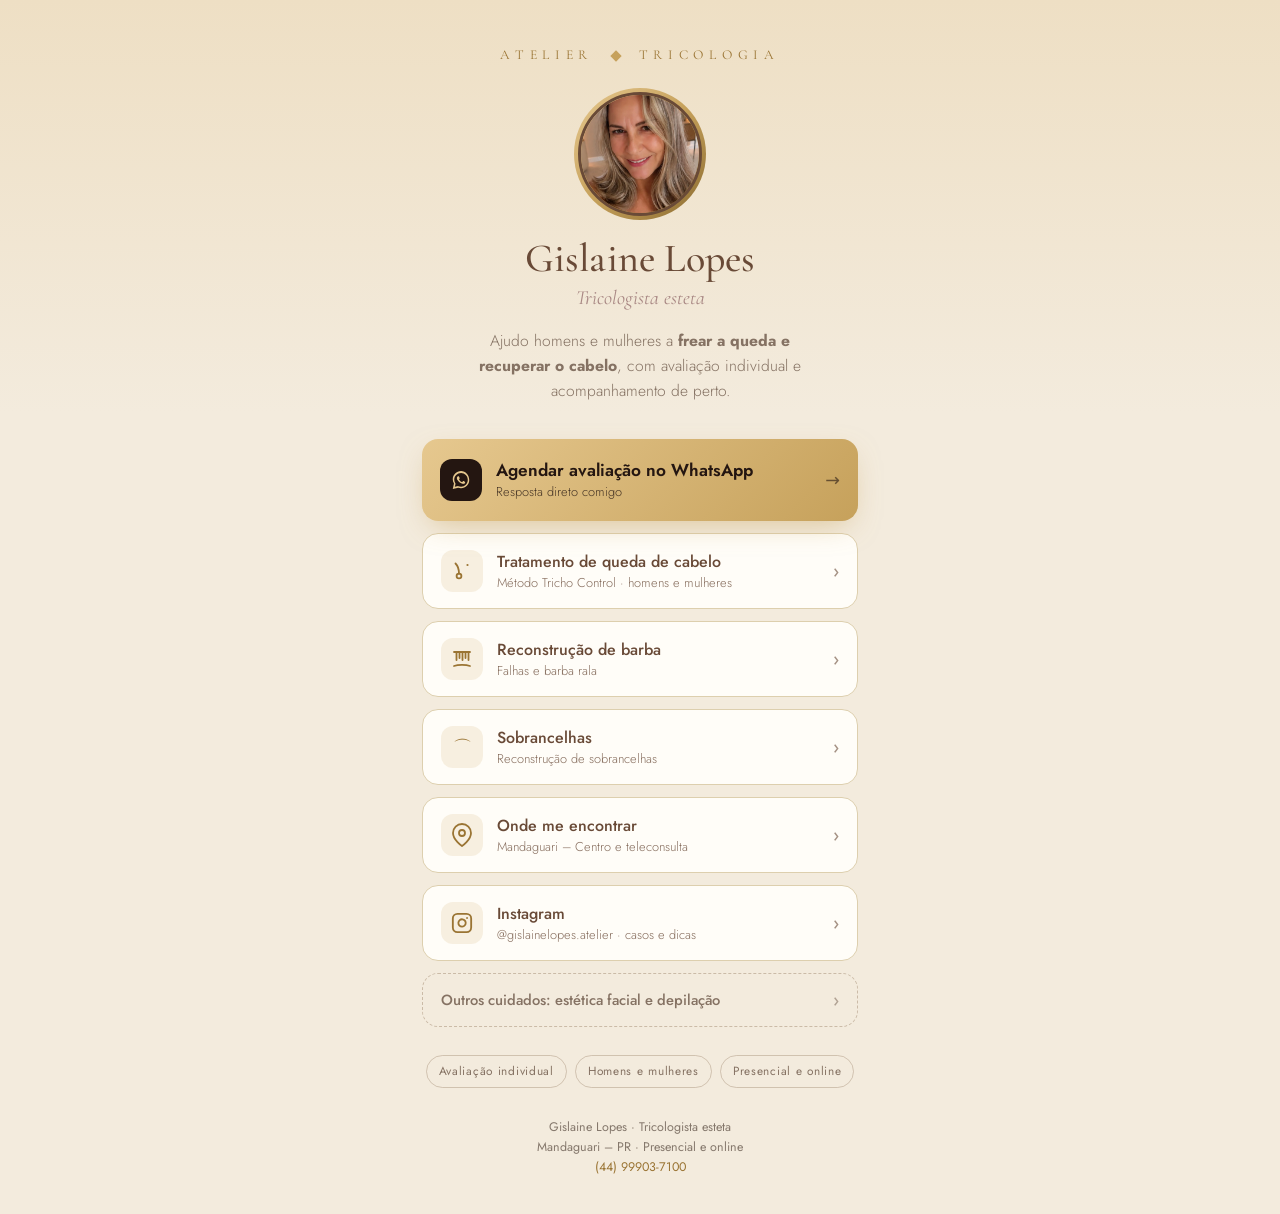
<file: index.html>
<!DOCTYPE html>
<html lang="pt-BR">
<head>
<meta charset="utf-8">
<meta name="viewport" content="width=device-width, initial-scale=1, viewport-fit=cover">
<title>Gislaine Lopes · Tricologista Esteta | Atelier</title>
<meta name="description" content="Gislaine Lopes, tricologista esteta. Tratamento para frear a queda e recuperar o cabelo, reconstrução de barba e sobrancelhas. Agende sua avaliação pelo WhatsApp.">
<meta name="theme-color" content="#694a37">
<meta property="og:title" content="Gislaine Lopes · Tricologista Esteta">
<meta property="og:description" content="Ajudo homens e mulheres a frear a queda e recuperar o cabelo. Agende sua avaliação.">
<meta property="og:image" content="images/perfil-v2.webp?v=2">
<link rel="preconnect" href="https://fonts.googleapis.com"><link rel="preconnect" href="https://fonts.gstatic.com" crossorigin>
<link href="https://fonts.googleapis.com/css2?family=Cormorant+Garamond:ital,wght@0,400;0,500;0,600;1,500&family=Jost:wght@300;400;500;600&display=swap" rel="stylesheet">
<link rel="stylesheet" href="style.css?v=12">
</head>
<body class="bio">

<header class="bio-top">
  <div class="marca">Atelier <span class="diamante"></span> Tricologia</div>
  <div class="avatar"><img src="images/perfil-v2.webp?v=2" alt="Foto de Gislaine Lopes, tricologista esteta"></div>
  <h1>Gislaine Lopes</h1>
  <div class="cargo">Tricologista esteta</div>
  <p class="promessa">Ajudo homens e mulheres a <strong>frear a queda e recuperar o cabelo</strong>, com avaliação individual e acompanhamento de perto.</p>
</header>

<nav class="links" aria-label="Links principais">
  <a class="btn btn-wpp pulso" href="https://wa.me/5544999037100?text=Ol%C3%A1%2C%20Gislaine%21%20Vim%20pelo%20seu%20Instagram%20e%20quero%20agendar%20uma%20avalia%C3%A7%C3%A3o." target="_blank" rel="noopener">
    <span class="ic"><svg viewBox="0 0 32 32" width="22" height="22" fill="currentColor" aria-hidden="true"><path d="M16.04 3C9.4 3 4 8.36 4 14.97c0 2.3.66 4.46 1.8 6.3L4 29l7.93-1.76a12.1 12.1 0 0 0 4.1.71C22.66 27.95 28 22.6 28 15.98 28 9.36 22.66 3 16.04 3zm0 22.8c-1.3 0-2.6-.24-3.8-.7l-.54-.2-4.7 1.04 1.08-4.5-.36-.57a9.6 9.6 0 0 1-1.52-5.2c0-5.4 4.4-9.8 9.84-9.8 5.43 0 9.84 4.4 9.84 9.8 0 5.72-4.41 10.13-9.84 10.13zm5.4-7.35c-.3-.15-1.75-.86-2.02-.96-.27-.1-.47-.15-.67.15-.2.3-.77.96-.94 1.16-.17.2-.35.22-.64.07-.3-.15-1.25-.46-2.38-1.47-.88-.78-1.47-1.75-1.64-2.05-.17-.3-.02-.46.13-.6.13-.14.3-.35.44-.52.15-.18.2-.3.3-.5.1-.2.05-.37-.02-.52-.08-.15-.67-1.6-.92-2.2-.24-.57-.49-.5-.67-.5h-.57c-.2 0-.52.08-.79.37-.27.3-1.04 1.01-1.04 2.47 0 1.46 1.06 2.87 1.21 3.07.15.2 2.09 3.18 5.06 4.46.7.3 1.26.49 1.69.62.71.23 1.36.2 1.87.12.57-.08 1.75-.71 2-1.4.25-.7.25-1.29.17-1.41-.07-.13-.27-.2-.57-.35z"/></svg></span>
    <span class="tx">Agendar avaliação no WhatsApp<small>Resposta direto comigo</small></span>
    <span class="seta">→</span>
  </a>
  <a class="btn btn-sec" href="tratamento-queda.html">
    <span class="ic"><svg viewBox="0 0 24 24" width="24" height="24" fill="none" stroke="currentColor" stroke-width="1.8" stroke-linecap="round" stroke-linejoin="round" aria-hidden="true"><circle cx="9" cy="17" r="2.4"/><path d="M9 14.6C9 10.2 8 7 5.5 4.5"/><circle cx="17.5" cy="6" r="1.1" fill="currentColor" stroke="none"/></svg></span>
    <span class="tx">Tratamento de queda de cabelo<small>Método Tricho Control · homens e mulheres</small></span>
    <span class="seta">›</span>
  </a>
  <a class="btn btn-sec" href="reconstrucao-barba.html">
    <span class="ic"><svg viewBox="0 0 24 24" width="24" height="24" fill="none" stroke="currentColor" stroke-width="1.8" stroke-linecap="round" stroke-linejoin="round" aria-hidden="true"><path d="M4 5h16"/><path d="M6.5 5v8M9.5 5v6M12.5 5v8M15.5 5v6M18.5 5v8"/><path d="M4 19c4-1.5 12-1.5 16 0"/></svg></span>
    <span class="tx">Reconstrução de barba<small>Falhas e barba rala</small></span>
    <span class="seta">›</span>
  </a>
  <a class="btn btn-sec" href="https://wa.me/5544999037100?text=Ol%C3%A1%2C%20Gislaine%21%20Tenho%20interesse%20na%20reconstru%C3%A7%C3%A3o%20de%20sobrancelhas.%20Pode%20me%20explicar%20como%20funciona%3F" target="_blank" rel="noopener">
    <span class="ic">⌒</span>
    <span class="tx">Sobrancelhas<small>Reconstrução de sobrancelhas</small></span>
    <span class="seta">›</span>
  </a>
  <a class="btn btn-sec" href="onde-me-encontrar.html">
    <span class="ic"><svg viewBox="0 0 24 24" width="24" height="24" fill="none" stroke="currentColor" stroke-width="1.8" stroke-linecap="round" stroke-linejoin="round" aria-hidden="true"><path d="M21 10c0 7-9 13-9 13s-9-6-9-13a9 9 0 0 1 18 0z"/><circle cx="12" cy="10" r="3"/></svg></span>
    <span class="tx">Onde me encontrar<small>Mandaguari – Centro e teleconsulta</small></span>
    <span class="seta">›</span>
  </a>
  <a class="btn btn-sec" href="https://www.instagram.com/gislainelopes.atelier/" target="_blank" rel="noopener">
    <span class="ic"><svg viewBox="0 0 24 24" width="22" height="22" fill="none" stroke="currentColor" stroke-width="2" stroke-linecap="round" stroke-linejoin="round" aria-hidden="true"><rect x="2" y="2" width="20" height="20" rx="5" ry="5"/><path d="M16 11.37A4 4 0 1 1 12.63 8 4 4 0 0 1 16 11.37z"/><line x1="17.5" y1="6.5" x2="17.51" y2="6.5"/></svg></span>
    <span class="tx">Instagram<small>@gislainelopes.atelier · casos e dicas</small></span>
    <span class="seta">›</span>
  </a>
  <a class="btn btn-sutil" href="https://wa.me/5544999037100?text=Ol%C3%A1%2C%20Gislaine%21%20Queria%20saber%20mais%20sobre%20est%C3%A9tica%20facial%20e%20depila%C3%A7%C3%A3o." target="_blank" rel="noopener">
    <span class="tx">Outros cuidados: estética facial e depilação</span>
    <span class="seta">›</span>
  </a>
</nav>

<div class="selos">
  <span class="selo">Avaliação individual</span>
  <span class="selo">Homens e mulheres</span>
  <span class="selo">Presencial e online</span>
</div>

<footer class="rodape">
  Gislaine Lopes · Tricologista esteta<br>Mandaguari – PR · Presencial e online<br>
  <a href="https://wa.me/5544999037100?text=Ol%C3%A1%2C%20Gislaine%21%20Vim%20pelo%20seu%20Instagram%20e%20quero%20agendar%20uma%20avalia%C3%A7%C3%A3o." target="_blank" rel="noopener">(44) 99903-7100</a>
</footer>
<script>
/* Se a página foi aberta por um QR com ?origem=nome-da-barbearia, a mensagem do WhatsApp avisa de onde o paciente veio */
(function(){var o=new URLSearchParams(location.search).get('origem');if(!o)return;
try{sessionStorage.setItem('origem',o)}catch(e){}
var n=o.replace(/-/g,' ');document.querySelectorAll('a[href*="wa.me"]').forEach(function(a){var u=new URL(a.href),t=u.searchParams.get('text')||'';u.searchParams.set('text',t.replace('Olá, Gislaine!','Olá, Gislaine! Vim pelo QR code da '+n+'.'));a.href=u.toString().replace(/\+/g,'%20')});
document.querySelectorAll('a[href$=".html"]').forEach(function(a){a.href+='?origem='+encodeURIComponent(o)});})();
</script>
</body>
</html>
</file>
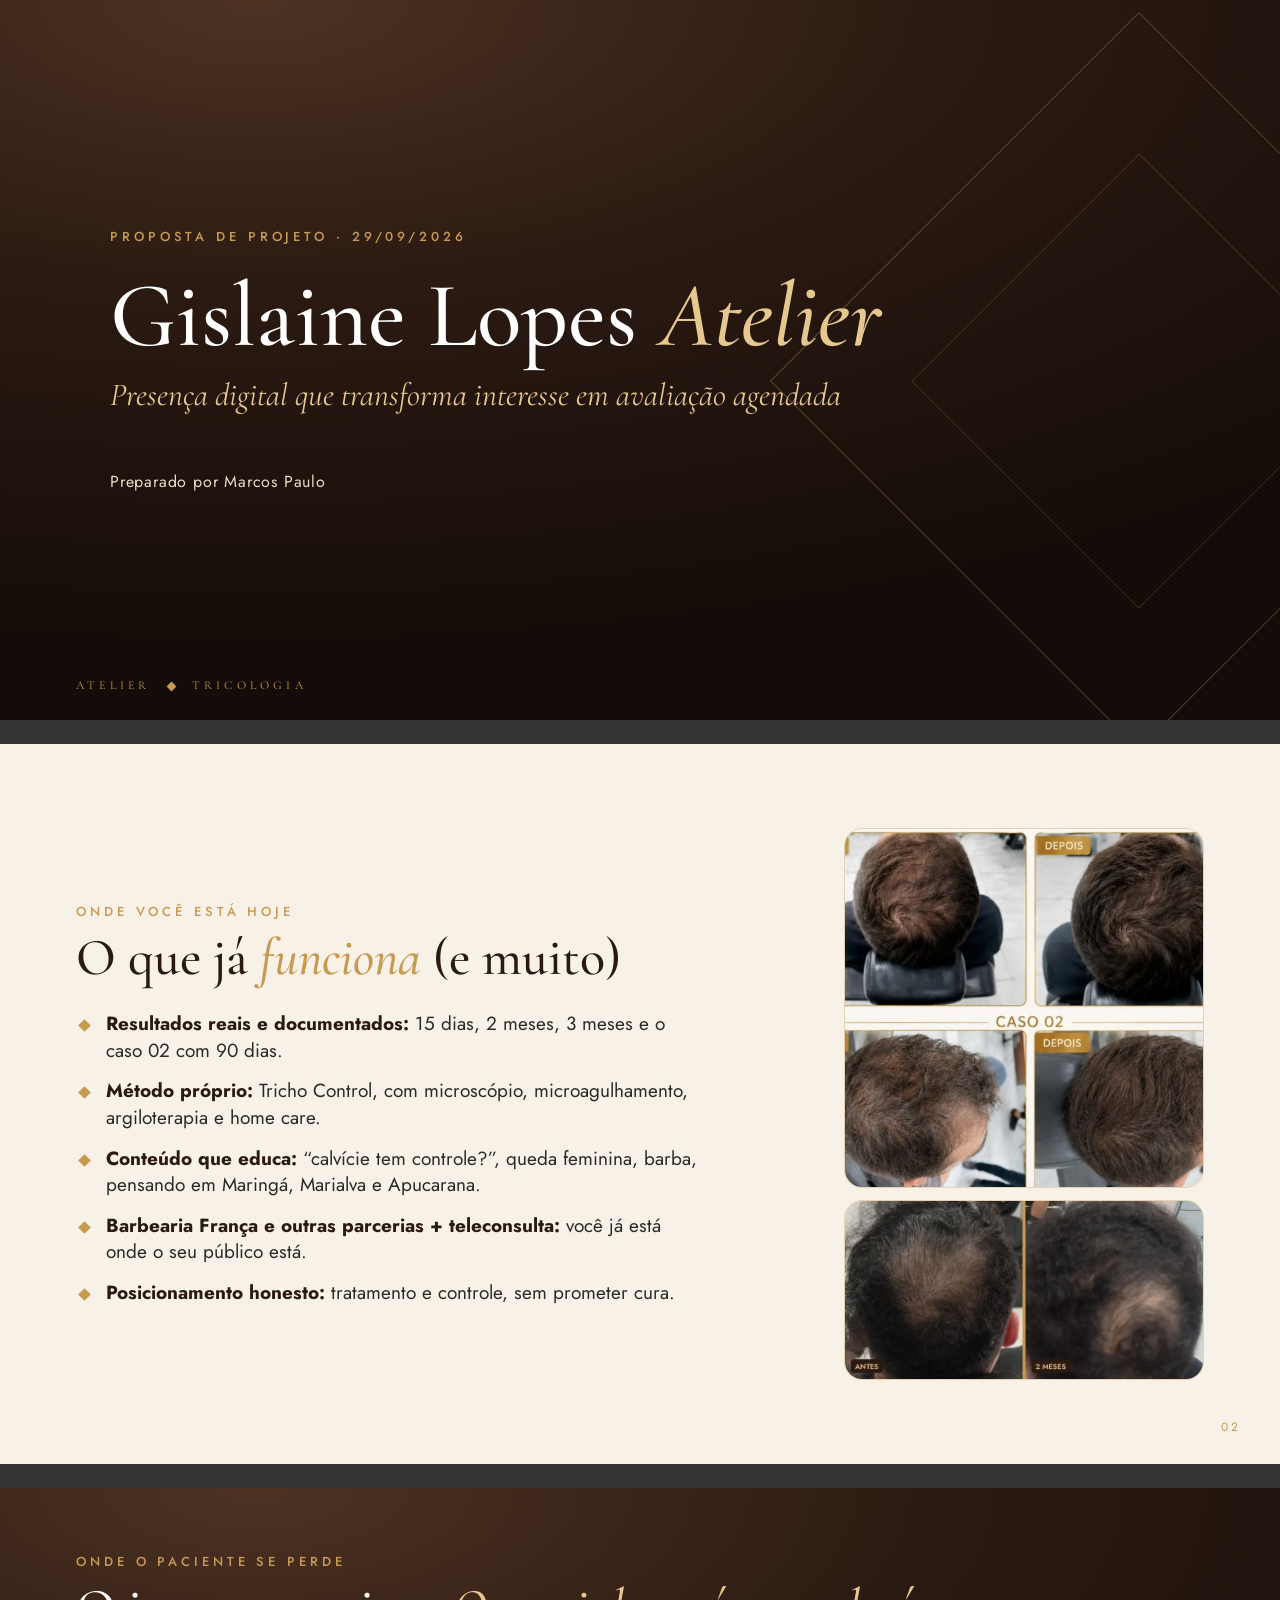
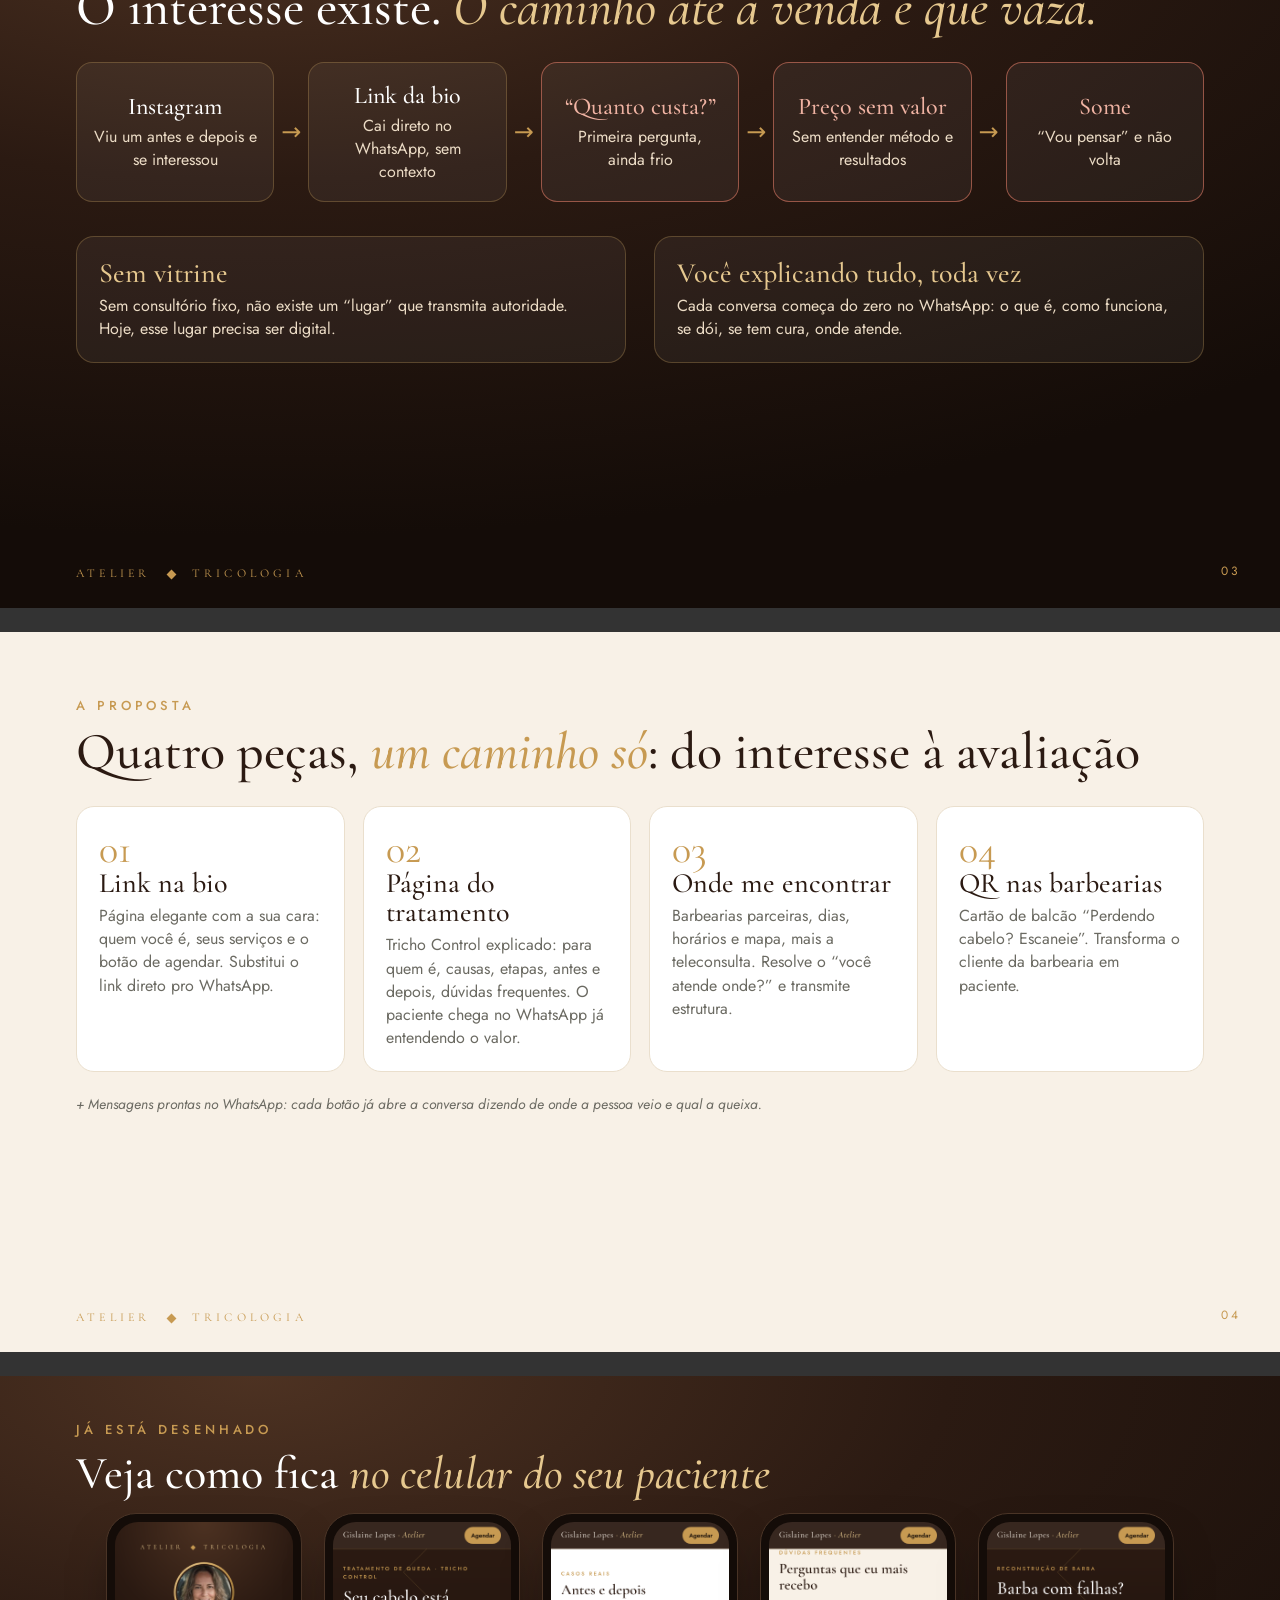
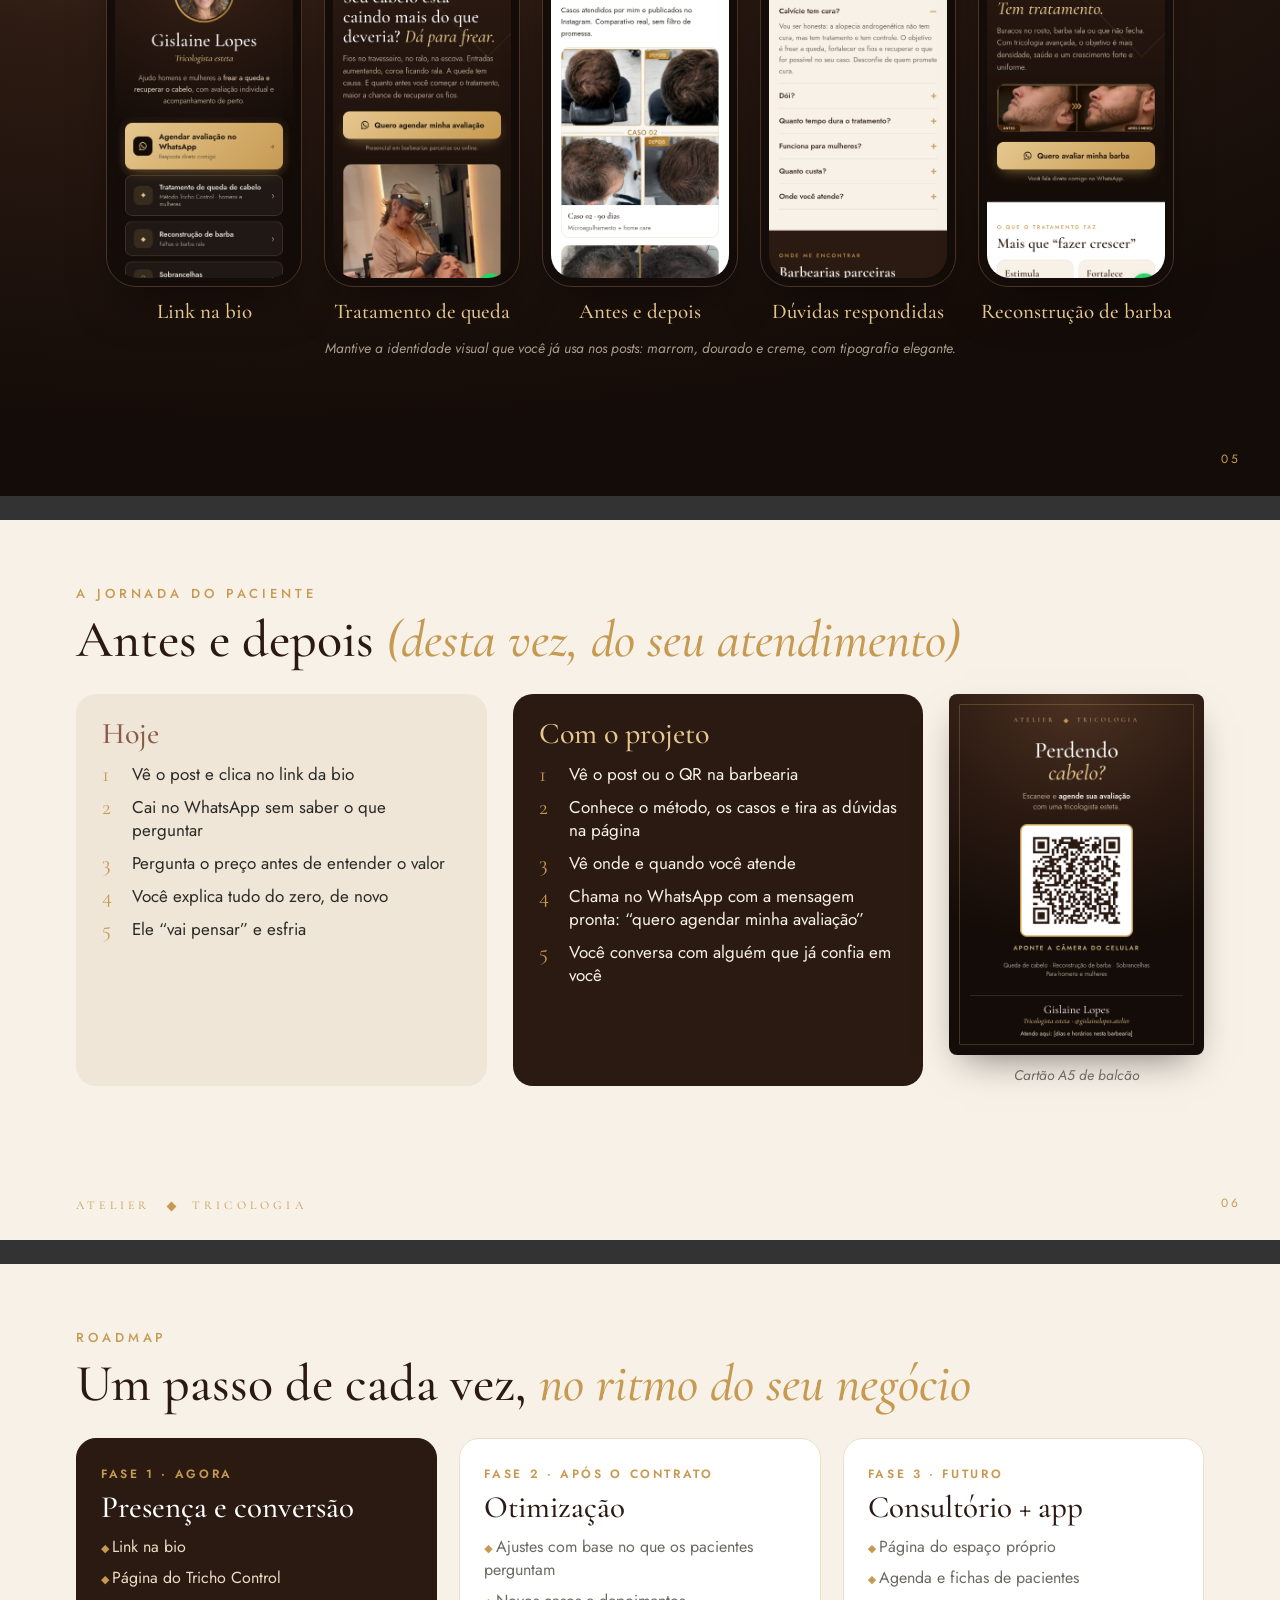
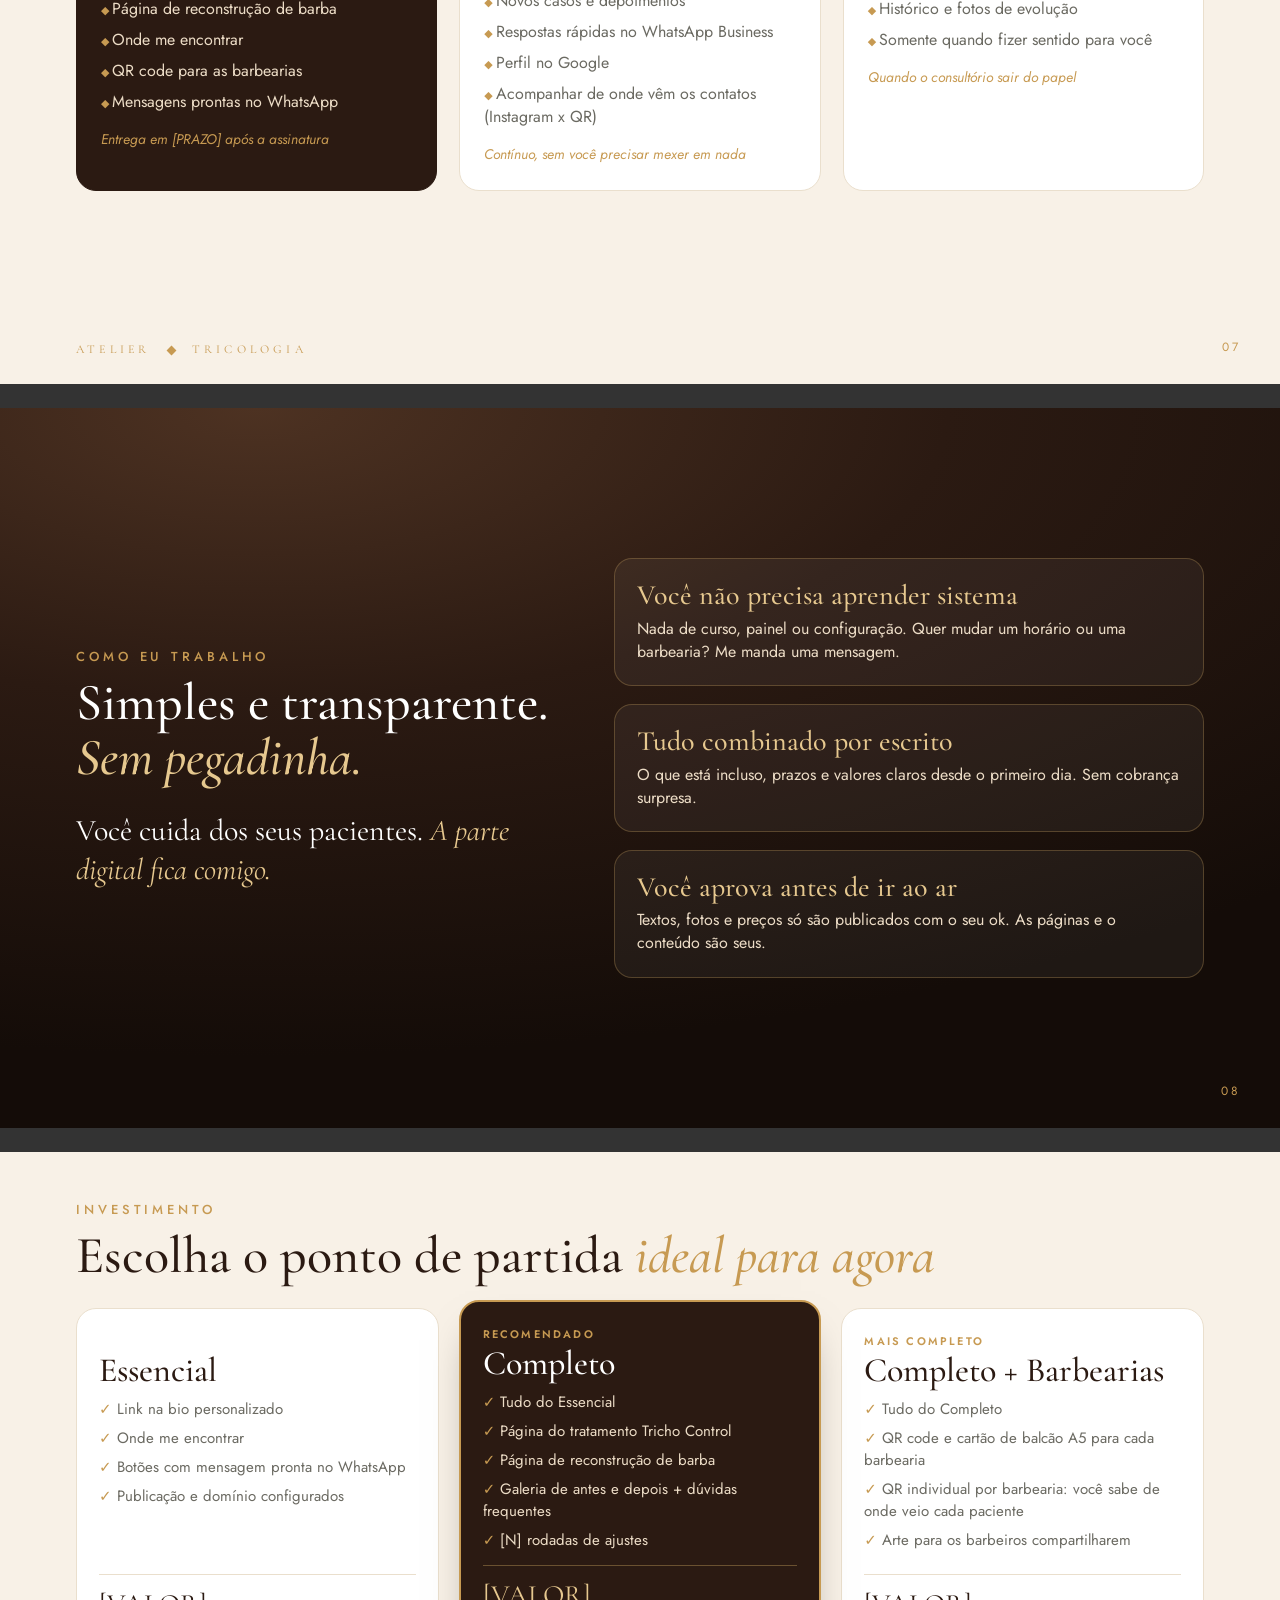
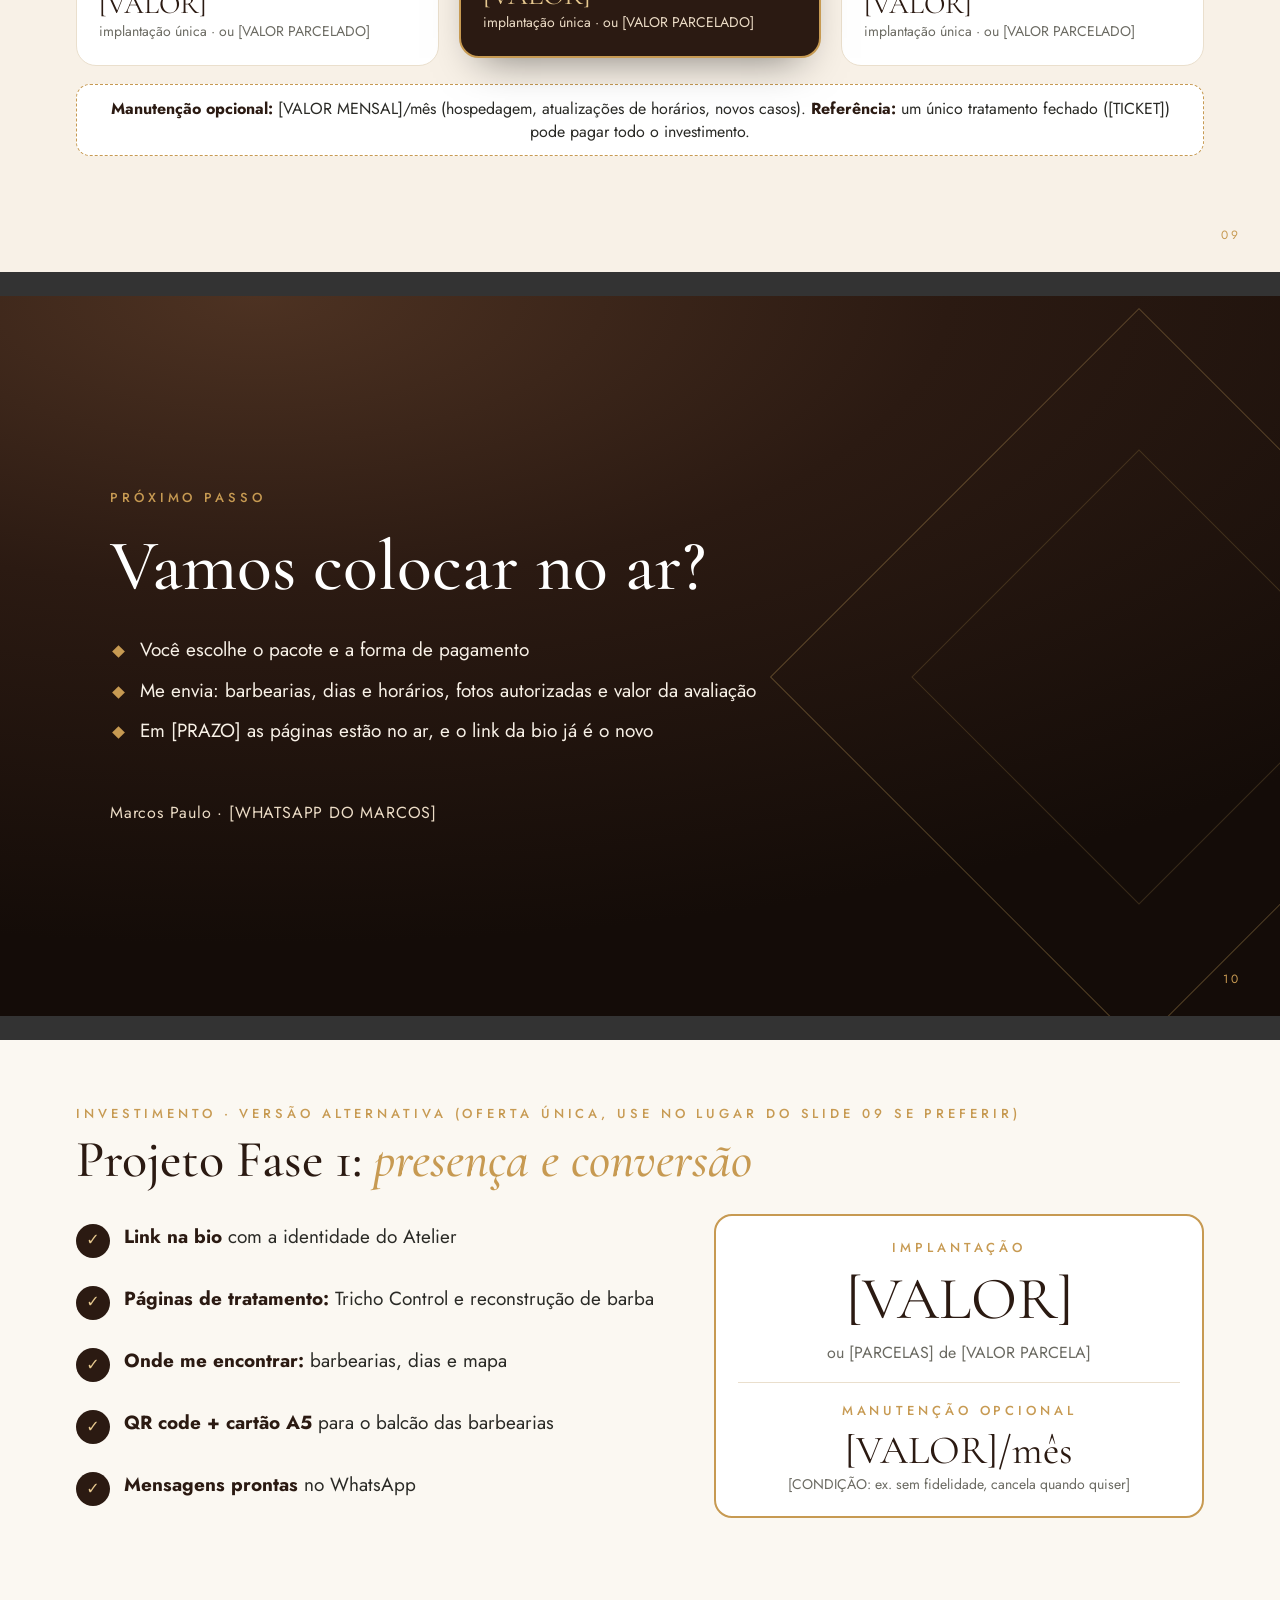
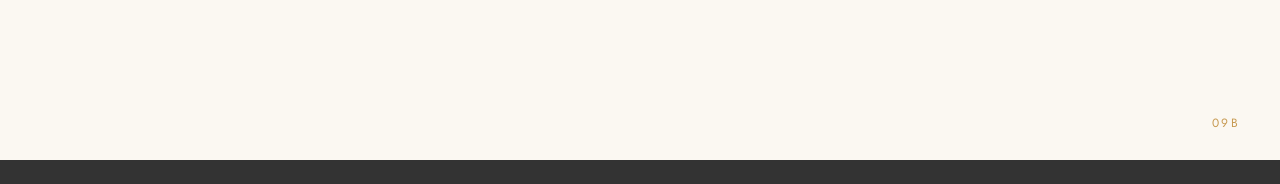
<file: apresentacao/index.html>
<!DOCTYPE html>
<html lang="pt-BR">
<head>
<meta charset="utf-8">
<title>Proposta · Gislaine Lopes Atelier · Presença digital e conversão</title>
<link rel="preconnect" href="https://fonts.googleapis.com"><link rel="preconnect" href="https://fonts.gstatic.com" crossorigin>
<link href="https://fonts.googleapis.com/css2?family=Cormorant+Garamond:ital,wght@0,400;0,500;0,600;1,500&family=Jost:wght@300;400;500;600&display=swap" rel="stylesheet">
<style>
@page{size:1280px 720px;margin:0}
*{box-sizing:border-box;margin:0;padding:0}
html,body{-webkit-print-color-adjust:exact;print-color-adjust:exact}
:root{--verde:#2b1a12;--verde3:#4d3222;--preto:#140c08;--ouro:#c79a52;--ouro2:#e6c88f;--nude:#ecdcc6;--creme:#f8f1e7;--suave:#6b6a62}
body{background:#333;font-family:'Jost',system-ui,sans-serif;color:#2a2a26}
.s{width:1280px;height:720px;position:relative;overflow:hidden;margin:0 auto 24px;background:var(--creme);padding:64px 76px;page-break-after:always;break-after:page}
@media print{body{background:none}.s{margin:0}}
.s.d{background:radial-gradient(120% 90% at 20% 0%,var(--verde3) 0%,var(--verde) 45%,var(--preto) 100%);color:var(--creme)}
h1,h2,h3{font-family:'Cormorant Garamond',serif;font-weight:500;line-height:1.05}
h2{font-size:52px;color:var(--verde);margin:10px 0 26px}
.d h2{color:#fff}
h2 em,h1 em{color:var(--ouro);font-style:italic}
.d h2 em,.d h1 em{color:var(--ouro2)}
.ey{font-size:13px;letter-spacing:.3em;text-transform:uppercase;color:var(--ouro);font-weight:500}
.num{position:absolute;right:40px;bottom:28px;font-size:12px;letter-spacing:.2em;color:var(--ouro)}
.marca{position:absolute;left:76px;bottom:28px;font-family:'Cormorant Garamond',serif;letter-spacing:.35em;font-size:12px;color:var(--ouro);text-transform:uppercase}
.dm{display:inline-block;width:7px;height:7px;background:var(--ouro);transform:rotate(45deg);margin:0 10px;vertical-align:middle}
p{font-size:19px;line-height:1.5}
.grid2{display:grid;grid-template-columns:1fr 1fr;gap:28px}
.lista{list-style:none;display:grid;gap:14px}
.lista li{font-size:19px;padding-left:30px;position:relative;line-height:1.4}
.lista li::before{content:"";position:absolute;left:4px;top:10px;width:9px;height:9px;background:var(--ouro);transform:rotate(45deg)}
.lista li b{color:var(--verde)}
.d .lista li b{color:var(--ouro2)}
.nota{font-size:14px;color:var(--suave);font-style:italic}
.d .nota{color:rgba(232,217,197,.7)}
/* capa */
.capa{display:flex;flex-direction:column;justify-content:center;padding-left:110px}
.capa::after{content:"";position:absolute;right:-120px;top:120px;width:520px;height:520px;border:1px solid rgba(201,164,92,.35);transform:rotate(45deg)}
.capa::before{content:"";position:absolute;right:-20px;top:220px;width:320px;height:320px;border:1px solid rgba(201,164,92,.2);transform:rotate(45deg)}
.capa h1{font-size:92px;color:#fff;margin:22px 0 10px}
.capa .sub{font-family:'Cormorant Garamond',serif;font-style:italic;font-size:32px;color:var(--ouro2)}
.capa .por{margin-top:56px;font-size:16px;color:var(--nude);letter-spacing:.05em}
/* cards */
.cards{display:grid;gap:18px}
.c{background:#fff;border:1px solid #eadfcd;border-radius:18px;padding:22px 22px}
.d .c{background:rgba(255,255,255,.05);border-color:rgba(201,164,92,.3)}
.c h3{font-size:28px;color:var(--verde);margin-bottom:6px}
.d .c h3{color:var(--ouro2)}
.c p{font-size:16px;color:var(--suave);line-height:1.45}
.d .c p{color:var(--nude)}
.c .n{font-family:'Cormorant Garamond',serif;font-size:40px;color:var(--ouro);line-height:1}
/* fluxo */
.fluxo{display:flex;align-items:stretch;gap:0;margin-top:8px}
.passo{flex:1;background:rgba(255,255,255,.05);border:1px solid rgba(201,164,92,.3);border-radius:16px;padding:18px 16px;text-align:center;font-size:16px;color:var(--nude);display:flex;flex-direction:column;justify-content:center}
.passo b{display:block;font-family:'Cormorant Garamond',serif;font-size:24px;color:#fff;font-weight:500;margin-bottom:4px}
.passo.ruim{border-color:rgba(220,120,100,.6)}
.passo.ruim b{color:#f0b3a3}
.passo.bom{border-color:var(--ouro);background:rgba(201,164,92,.12)}
.passo.bom b{color:var(--ouro2)}
.seta{display:grid;place-items:center;width:34px;color:var(--ouro);font-size:24px}
/* phones */
.phones{display:flex;gap:22px;justify-content:center;align-items:flex-start;margin-top:4px}
.phone{width:196px;border-radius:30px;padding:8px;background:#140c08;box-shadow:0 24px 50px -18px rgba(0,0,0,.55);border:1px solid #4a3426}
.phone img{width:100%;border-radius:23px;display:block;aspect-ratio:390/780;object-fit:cover;object-position:top}
.phone figcaption{color:var(--nude);font-size:14px;text-align:center;margin-top:10px}
.phones figure{display:flex;flex-direction:column;align-items:center}
.phones figure figcaption{font-size:14px;color:var(--nude);margin-top:12px;text-align:center;max-width:220px}
.phones figure figcaption b{display:block;color:var(--ouro2);font-family:'Cormorant Garamond',serif;font-size:21px;font-weight:500}
/* comparação */
.vs{display:grid;grid-template-columns:1fr 1fr;gap:26px}
.col{border-radius:20px;padding:24px 26px}
.col.antes{background:#efe6d8}
.col.depois{background:var(--verde);color:var(--creme)}
.col h3{font-size:30px;margin-bottom:14px}
.col.antes h3{color:#8a5a4a}
.col.depois h3{color:var(--ouro2)}
.col ol{list-style:none;counter-reset:k;display:grid;gap:10px}
.col li{counter-increment:k;font-size:17px;display:grid;grid-template-columns:30px 1fr;line-height:1.35}
.col li::before{content:counter(k);font-family:'Cormorant Garamond',serif;font-size:22px;color:var(--ouro);line-height:1}
/* roadmap */
.road{display:grid;grid-template-columns:repeat(3,1fr);gap:22px;margin-top:10px;position:relative}
.fase{border-radius:20px;padding:26px 24px;background:#fff;border:1px solid #eadfcd;position:relative}
.fase.on{background:var(--verde);color:var(--creme);border-color:var(--verde)}
.fase .tag{font-size:12px;letter-spacing:.22em;text-transform:uppercase;color:var(--ouro);font-weight:600}
.fase h3{font-size:31px;color:var(--verde);margin:8px 0 12px}
.fase.on h3{color:#fff}
.fase ul{list-style:none;display:grid;gap:8px;font-size:16px;color:var(--suave)}
.fase.on ul{color:var(--nude)}
.fase li::before{content:"◆ ";color:var(--ouro);font-size:11px}
.fase .quando{margin-top:16px;font-size:14px;font-style:italic;color:var(--ouro)}
/* pacotes */
.pac{display:grid;grid-template-columns:repeat(3,1fr);gap:20px;margin-top:4px}
.pk{border-radius:20px;padding:24px 22px;background:#fff;border:1px solid #eadfcd;display:flex;flex-direction:column}
.pk.dest{background:var(--verde);color:var(--creme);border:2px solid var(--ouro);transform:translateY(-8px);box-shadow:0 20px 40px -20px rgba(0,0,0,.5)}
.pk .tag{font-size:11px;letter-spacing:.2em;text-transform:uppercase;color:var(--ouro);font-weight:600;min-height:14px}
.pk h3{font-size:34px;color:var(--verde);margin:4px 0 10px}
.pk.dest h3{color:#fff}
.pk ul{list-style:none;display:grid;align-content:start;gap:7px;font-size:15px;color:var(--suave);flex:1}
.pk.dest ul{color:var(--nude)}
.pk li::before{content:"✓ ";color:var(--ouro);font-weight:600}
.pk .preco{margin-top:14px;padding-top:12px;border-top:1px solid #eadfcd;font-family:'Cormorant Garamond',serif;font-size:28px;color:var(--verde)}
.pk.dest .preco{border-color:rgba(201,164,92,.4);color:var(--ouro2)}
.pk .preco small{display:block;font-family:'Jost',sans-serif;font-size:14px;color:var(--suave)}
.pk.dest .preco small{color:var(--nude)}
.faixa{margin-top:22px;display:flex;gap:26px;justify-content:center;font-size:15px;color:var(--verde)}
.faixa span::before{content:"◆ ";color:var(--ouro);font-size:11px}
.anc{background:#fff;border:1px dashed var(--ouro);border-radius:14px;padding:12px 18px;font-size:16px;margin-top:18px;text-align:center}
.anc b{color:var(--verde)}
.foto{border-radius:18px;overflow:hidden;border:1px solid rgba(201,164,92,.4)}
.foto img{width:100%;height:100%;object-fit:cover;display:block}
.big{font-family:'Cormorant Garamond',serif;font-size:30px;line-height:1.3;color:#fff}
.big em{color:var(--ouro2)}
.check{display:grid;grid-template-columns:1fr 1fr;gap:16px 36px;margin-top:10px}
.check div{font-size:19px;display:flex;gap:14px;align-items:flex-start;line-height:1.4}
.check div::before{content:"✓";flex:0 0 34px;height:34px;border-radius:50%;background:var(--verde);color:var(--ouro2);display:grid;place-items:center;font-size:16px}
.check b{color:var(--verde)}
</style>
</head>
<body>

<!-- 1 CAPA -->
<section class="s d capa">
  <div class="ey">Proposta de projeto · 29/09/2026</div>
  <h1>Gislaine Lopes <em>Atelier</em></h1>
  <div class="sub">Presença digital que transforma interesse em avaliação agendada</div>
  <div class="por">Preparado por Marcos Paulo</div>
  <div class="marca">Atelier <span class="dm"></span> Tricologia</div>
</section>

<!-- 2 HOJE -->
<section class="s">
  <div class="grid2" style="grid-template-columns:1.15fr .85fr;gap:44px;align-items:center;height:100%">
    <div>
      <div class="ey">Onde você está hoje</div>
      <h2>O que já <em>funciona</em> (e muito)</h2>
      <ul class="lista">
        <li><b>Resultados reais e documentados:</b> 15 dias, 2 meses, 3 meses e o caso 02 com 90 dias.</li>
        <li><b>Método próprio:</b> Tricho Control, com microscópio, microagulhamento, argiloterapia e home care.</li>
        <li><b>Conteúdo que educa:</b> “calvície tem controle?”, queda feminina, barba, pensando em Maringá, Marialva e Apucarana.</li>
        <li><b>Barbearia França e outras parcerias + teleconsulta:</b> você já está onde o seu público está.</li>
        <li><b>Posicionamento honesto:</b> tratamento e controle, sem prometer cura.</li>
      </ul>
    </div>
    <div style="display:grid;gap:12px;width:360px;justify-self:end">
      <div class="foto" style="height:360px"><img src="../images/antes-depois-01.webp" alt="Caso 02"></div>
      <div class="foto" style="height:180px"><img src="../images/antes-depois-02.webp" alt="Tricho Control 2 meses"></div>
    </div>
  </div>
  <div class="num">02</div>
</section>

<!-- 3 VAZAMENTO -->
<section class="s d">
  <div class="ey">Onde o paciente se perde</div>
  <h2>O interesse existe. <em>O caminho até a venda é que vaza.</em></h2>
  <div class="fluxo">
    <div class="passo"><b>Instagram</b>Viu um antes e depois e se interessou</div><div class="seta">→</div>
    <div class="passo"><b>Link da bio</b>Cai direto no WhatsApp, sem contexto</div><div class="seta">→</div>
    <div class="passo ruim"><b>“Quanto custa?”</b>Primeira pergunta, ainda frio</div><div class="seta">→</div>
    <div class="passo ruim"><b>Preço sem valor</b>Sem entender método e resultados</div><div class="seta">→</div>
    <div class="passo ruim"><b>Some</b>“Vou pensar” e não volta</div>
  </div>
  <div class="grid2" style="margin-top:34px">
    <div class="c"><h3>Sem vitrine</h3><p>Sem consultório fixo, não existe um “lugar” que transmita autoridade. Hoje, esse lugar precisa ser digital.</p></div>
    <div class="c"><h3>Você explicando tudo, toda vez</h3><p>Cada conversa começa do zero no WhatsApp: o que é, como funciona, se dói, se tem cura, onde atende.</p></div>
  </div>
  <div class="marca">Atelier <span class="dm"></span> Tricologia</div><div class="num">03</div>
</section>

<!-- 4 PROPOSTA -->
<section class="s">
  <div class="ey">A proposta</div>
  <h2>Quatro peças, <em>um caminho só</em>: do interesse à avaliação</h2>
  <div class="cards" style="grid-template-columns:repeat(4,1fr)">
    <div class="c"><div class="n">01</div><h3>Link na bio</h3><p>Página elegante com a sua cara: quem você é, seus serviços e o botão de agendar. Substitui o link direto pro WhatsApp.</p></div>
    <div class="c"><div class="n">02</div><h3>Página do tratamento</h3><p>Tricho Control explicado: para quem é, causas, etapas, antes e depois, dúvidas frequentes. O paciente chega no WhatsApp já entendendo o valor.</p></div>
    <div class="c"><div class="n">03</div><h3>Onde me encontrar</h3><p>Barbearias parceiras, dias, horários e mapa, mais a teleconsulta. Resolve o “você atende onde?” e transmite estrutura.</p></div>
    <div class="c"><div class="n">04</div><h3>QR nas barbearias</h3><p>Cartão de balcão “Perdendo cabelo? Escaneie”. Transforma o cliente da barbearia em paciente.</p></div>
  </div>
  <p class="nota" style="margin-top:22px">+ Mensagens prontas no WhatsApp: cada botão já abre a conversa dizendo de onde a pessoa veio e qual a queixa.</p>
  <div class="marca">Atelier <span class="dm"></span> Tricologia</div><div class="num">04</div>
</section>

<!-- 5 PÁGINAS PRONTAS -->
<section class="s d" style="padding-top:44px">
  <div class="ey">Já está desenhado</div>
  <h2 style="margin-bottom:16px;font-size:46px">Veja como fica <em>no celular do seu paciente</em></h2>
  <div class="phones">
    <figure><div class="phone"><img src="shots/index.png" alt=""></div><figcaption><b>Link na bio</b></figcaption></figure>
    <figure><div class="phone"><img src="shots/queda.png" alt=""></div><figcaption><b>Tratamento de queda</b></figcaption></figure>
    <figure><div class="phone"><img src="shots/queda-resultados.png" alt=""></div><figcaption><b>Antes e depois</b></figcaption></figure>
    <figure><div class="phone"><img src="shots/queda-faq.png" alt=""></div><figcaption><b>Dúvidas respondidas</b></figcaption></figure>
    <figure><div class="phone"><img src="shots/barba.png" alt=""></div><figcaption><b>Reconstrução de barba</b></figcaption></figure>
  </div>
  <p class="nota" style="text-align:center;margin-top:14px">Mantive a identidade visual que você já usa nos posts: marrom, dourado e creme, com tipografia elegante.</p>
  <div class="num">05</div>
</section>

<!-- 6 JORNADA -->
<section class="s">
  <div class="ey">A jornada do paciente</div>
  <h2>Antes e depois <em>(desta vez, do seu atendimento)</em></h2>
  <div class="vs" style="grid-template-columns:1fr 1fr .62fr">
    <div class="col antes"><h3>Hoje</h3><ol>
      <li>Vê o post e clica no link da bio</li>
      <li>Cai no WhatsApp sem saber o que perguntar</li>
      <li>Pergunta o preço antes de entender o valor</li>
      <li>Você explica tudo do zero, de novo</li>
      <li>Ele “vai pensar” e esfria</li>
    </ol></div>
    <div class="col depois"><h3>Com o projeto</h3><ol>
      <li>Vê o post ou o QR na barbearia</li>
      <li>Conhece o método, os casos e tira as dúvidas na página</li>
      <li>Vê onde e quando você atende</li>
      <li>Chama no WhatsApp com a mensagem pronta: “quero agendar minha avaliação”</li>
      <li>Você conversa com alguém que já confia em você</li>
    </ol></div>
    <div style="display:flex;flex-direction:column;align-items:center;justify-content:center">
      <img src="shots/qr-balcao.png" style="width:100%;border-radius:8px;box-shadow:0 16px 36px -14px rgba(0,0,0,.5)" alt="">
      <p class="nota" style="margin-top:10px;text-align:center">Cartão A5 de balcão</p>
    </div>
  </div>
  <div class="marca">Atelier <span class="dm"></span> Tricologia</div><div class="num">06</div>
</section>

<!-- 7 ROADMAP -->
<section class="s">
  <div class="ey">Roadmap</div>
  <h2>Um passo de cada vez, <em>no ritmo do seu negócio</em></h2>
  <div class="road">
    <div class="fase on"><div class="tag">Fase 1 · Agora</div><h3>Presença e conversão</h3><ul>
      <li>Link na bio</li><li>Página do Tricho Control</li><li>Página de reconstrução de barba</li><li>Onde me encontrar</li><li>QR code para as barbearias</li><li>Mensagens prontas no WhatsApp</li></ul>
      <div class="quando">Entrega em [PRAZO] após a assinatura</div></div>
    <div class="fase"><div class="tag">Fase 2 · Após o contrato</div><h3>Otimização</h3><ul>
      <li>Ajustes com base no que os pacientes perguntam</li><li>Novos casos e depoimentos</li><li>Respostas rápidas no WhatsApp Business</li><li>Perfil no Google</li><li>Acompanhar de onde vêm os contatos (Instagram x QR)</li></ul>
      <div class="quando">Contínuo, sem você precisar mexer em nada</div></div>
    <div class="fase"><div class="tag">Fase 3 · Futuro</div><h3>Consultório + app</h3><ul>
      <li>Página do espaço próprio</li><li>Agenda e fichas de pacientes</li><li>Histórico e fotos de evolução</li><li>Somente quando fizer sentido para você</li></ul>
      <div class="quando">Quando o consultório sair do papel</div></div>
  </div>
  <div class="marca">Atelier <span class="dm"></span> Tricologia</div><div class="num">07</div>
</section>

<!-- 8 TRANSPARÊNCIA -->
<section class="s d">
  <div class="grid2" style="grid-template-columns:.9fr 1.1fr;gap:56px;align-items:center;height:100%">
    <div>
      <div class="ey">Como eu trabalho</div>
      <h2>Simples e transparente. <em>Sem pegadinha.</em></h2>
      <p class="big">Você cuida dos seus pacientes. <em>A parte digital fica comigo.</em></p>
    </div>
    <div class="cards">
      <div class="c"><h3>Você não precisa aprender sistema</h3><p>Nada de curso, painel ou configuração. Quer mudar um horário ou uma barbearia? Me manda uma mensagem.</p></div>
      <div class="c"><h3>Tudo combinado por escrito</h3><p>O que está incluso, prazos e valores claros desde o primeiro dia. Sem cobrança surpresa.</p></div>
      <div class="c"><h3>Você aprova antes de ir ao ar</h3><p>Textos, fotos e preços só são publicados com o seu ok. As páginas e o conteúdo são seus.</p></div>
    </div>
  </div>
  <div class="num">08</div>
</section>

<!-- 9 INVESTIMENTO (3 opções) -->
<section class="s" style="padding-top:48px">
  <div class="ey">Investimento</div>
  <h2 style="margin-bottom:24px">Escolha o ponto de partida <em>ideal para agora</em></h2>
  <div class="pac">
    <div class="pk"><div class="tag">&nbsp;</div><h3>Essencial</h3><ul>
      <li>Link na bio personalizado</li><li>Onde me encontrar</li><li>Botões com mensagem pronta no WhatsApp</li><li>Publicação e domínio configurados</li></ul>
      <div class="preco">[VALOR] <small>implantação única · ou [VALOR PARCELADO]</small></div></div>
    <div class="pk dest"><div class="tag">Recomendado</div><h3>Completo</h3><ul>
      <li>Tudo do Essencial</li><li>Página do tratamento Tricho Control</li><li>Página de reconstrução de barba</li><li>Galeria de antes e depois + dúvidas frequentes</li><li>[N] rodadas de ajustes</li></ul>
      <div class="preco">[VALOR] <small>implantação única · ou [VALOR PARCELADO]</small></div></div>
    <div class="pk"><div class="tag">Mais completo</div><h3>Completo + Barbearias</h3><ul>
      <li>Tudo do Completo</li><li>QR code e cartão de balcão A5 para cada barbearia</li><li>QR individual por barbearia: você sabe de onde veio cada paciente</li><li>Arte para os barbeiros compartilharem</li></ul>
      <div class="preco">[VALOR] <small>implantação única · ou [VALOR PARCELADO]</small></div></div>
  </div>
  <div class="anc"><b>Manutenção opcional:</b> [VALOR MENSAL]/mês (hospedagem, atualizações de horários, novos casos). <b>Referência:</b> um único tratamento fechado ([TICKET]) pode pagar todo o investimento.</div>
  <div class="num">09</div>
</section>

<!-- 10 PRÓXIMO PASSO -->
<section class="s d capa" style="padding-left:110px">
  <div class="ey">Próximo passo</div>
  <h1 style="font-size:72px">Vamos colocar no ar?</h1>
  <ul class="lista" style="margin-top:22px;max-width:760px">
    <li>Você escolhe o pacote e a forma de pagamento</li>
    <li>Me envia: barbearias, dias e horários, fotos autorizadas e valor da avaliação</li>
    <li>Em [PRAZO] as páginas estão no ar, e o link da bio já é o novo</li>
  </ul>
  <div class="por">Marcos Paulo · [WHATSAPP DO MARCOS]</div>
  <div class="num">10</div>
</section>

<!-- 9B ALTERNATIVA -->
<section class="s" style="background:#fbf8f2">
  <div class="ey">Investimento · versão alternativa (oferta única, use no lugar do slide 09 se preferir)</div>
  <h2>Projeto Fase 1: <em>presença e conversão</em></h2>
  <div class="grid2" style="grid-template-columns:1.1fr .9fr;gap:40px">
    <div class="check" style="grid-template-columns:1fr">
      <div><span><b>Link na bio</b> com a identidade do Atelier</span></div>
      <div><span><b>Páginas de tratamento:</b> Tricho Control e reconstrução de barba</span></div>
      <div><span><b>Onde me encontrar:</b> barbearias, dias e mapa</span></div>
      <div><span><b>QR code + cartão A5</b> para o balcão das barbearias</span></div>
      <div><span><b>Mensagens prontas</b> no WhatsApp</span></div>
    </div>
    <div class="c" style="display:flex;flex-direction:column;justify-content:center;text-align:center;border:2px solid var(--ouro)">
      <div class="ey">Implantação</div>
      <div style="font-family:'Cormorant Garamond',serif;font-size:60px;color:var(--verde);margin:6px 0">[VALOR]</div>
      <p style="font-size:16px;color:var(--suave)">ou [PARCELAS] de [VALOR PARCELA]</p>
      <div style="height:1px;background:#eadfcd;margin:18px 0"></div>
      <div class="ey">Manutenção opcional</div>
      <div style="font-family:'Cormorant Garamond',serif;font-size:40px;color:var(--verde);margin-top:6px">[VALOR]/mês</div>
      <p style="font-size:14px;color:var(--suave)">[CONDIÇÃO: ex. sem fidelidade, cancela quando quiser]</p>
    </div>
  </div>
  <div class="num">09B</div>
</section>

</body>
</html>
</file>
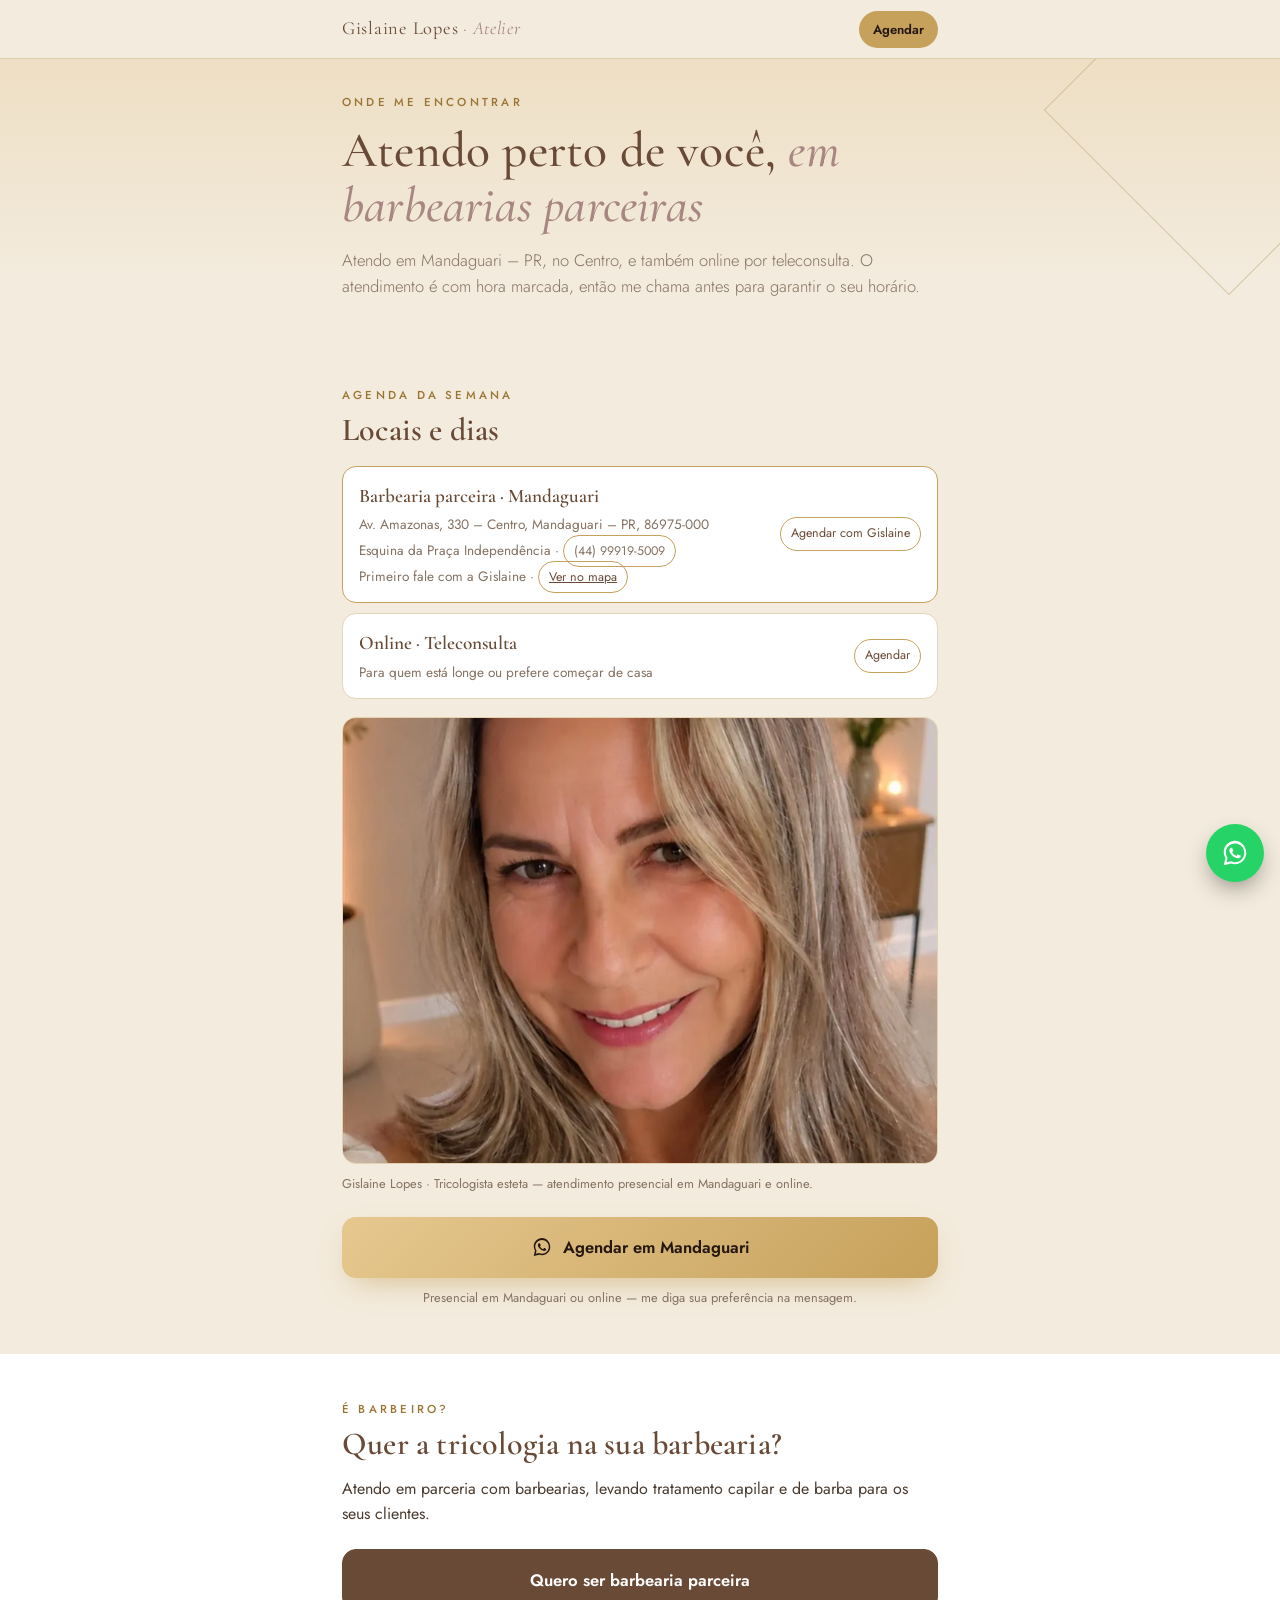
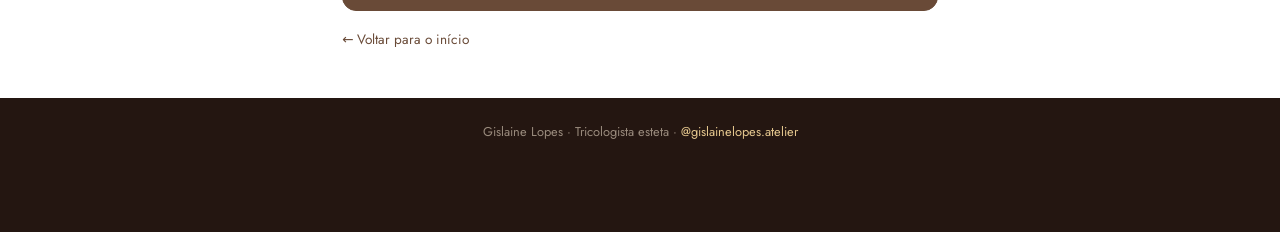
<file: onde-me-encontrar.html>
<!DOCTYPE html>
<html lang="pt-BR">
<head>
<meta charset="utf-8">
<meta name="viewport" content="width=device-width, initial-scale=1, viewport-fit=cover">
<title>Onde me encontrar · Barbearias parceiras | Gislaine Lopes</title>
<meta name="description" content="Locais e dias de atendimento da tricologista esteta Gislaine Lopes em barbearias parceiras.">
<meta name="theme-color" content="#694a37">
<link rel="preconnect" href="https://fonts.googleapis.com"><link rel="preconnect" href="https://fonts.gstatic.com" crossorigin>
<link href="https://fonts.googleapis.com/css2?family=Cormorant+Garamond:ital,wght@0,400;0,500;0,600;1,500&family=Jost:wght@300;400;500;600&display=swap" rel="stylesheet">
<link rel="stylesheet" href="style.css?v=12">
</head>
<body>
<header class="topo"><div class="wrap">
  <a class="logo" href="index.html">Gislaine Lopes <span>· Atelier</span></a>
  <a class="mini-cta" href="https://wa.me/5544999037100?text=Ol%C3%A1%2C%20Gislaine%21%20Vi%20os%20locais%20onde%20voc%C3%AA%20atende%20e%20quero%20agendar%20uma%20avalia%C3%A7%C3%A3o.%20Prefiro%20o%20local%3A%20" target="_blank" rel="noopener">Agendar</a>
</div></header>

<section class="hero"><div class="wrap">
  <div class="eyebrow">Onde me encontrar</div>
  <h1>Atendo perto de você, <em>em barbearias parceiras</em></h1>
  <p class="lead">Atendo em Mandaguari – PR, no Centro, e também online por teleconsulta. O atendimento é com hora marcada, então me chama antes para garantir o seu horário.</p>
</div></section>

<section class="bloco claro"><div class="wrap">
  <div class="eyebrow">Agenda da semana</div>
  <h2>Locais e dias</h2>
  <div class="agenda">
    <div class="local destaque"><div><b>Barbearia parceira · Mandaguari</b><span>Av. Amazonas, 330 – Centro, Mandaguari – PR, 86975-000<br>Esquina da Praça Independência · <a href="tel:+5544999195009" style="color:inherit">(44) 99919-5009</a><br>Primeiro fale com a Gislaine · <a href="https://www.google.com/maps/search/?api=1&query=Av.+Amazonas%2C+330+-+Centro%2C+Mandaguari+-+PR%2C+86975-000" target="_blank" rel="noopener" style="text-decoration:underline">Ver no mapa</a></span></div><a href="https://wa.me/5544999037100?text=Ol%C3%A1%2C%20Gislaine%21%20Quero%20agendar%20em%20Mandaguari%20%28Av.%20Amazonas%2C%20330%20-%20Centro%29.%20Pode%20me%20passar%20os%20hor%C3%A1rios%3F" target="_blank" rel="noopener">Agendar com Gislaine</a></div>
    <div class="local"><div><b>Online · Teleconsulta</b><span>Para quem está longe ou prefere começar de casa</span></div><a href="https://wa.me/5544999037100?text=Ol%C3%A1%2C%20Gislaine%21%20Quero%20agendar%20uma%20avalia%C3%A7%C3%A3o%20online%20%28teleconsulta%29." target="_blank" rel="noopener">Agendar</a></div>
  </div>
  <div class="local-foto" style="aspect-ratio:4/3"><img src="images/perfil-v2.webp?v=2" alt="Gislaine Lopes, tricologista esteta, no atendimento em Mandaguari" style="object-position:center 22%"></div>
  <p class="cta-nota" style="text-align:left">Gislaine Lopes · Tricologista esteta — atendimento presencial em Mandaguari e online.</p>
  <a class="cta" href="https://wa.me/5544999037100?text=Ol%C3%A1%2C%20Gislaine%21%20Vi%20os%20locais%20onde%20voc%C3%AA%20atende%20e%20quero%20agendar%20uma%20avalia%C3%A7%C3%A3o.%20Prefiro%20o%20local%3A%20" target="_blank" rel="noopener"><svg viewBox="0 0 32 32" width="22" height="22" fill="currentColor" aria-hidden="true"><path d="M16.04 3C9.4 3 4 8.36 4 14.97c0 2.3.66 4.46 1.8 6.3L4 29l7.93-1.76a12.1 12.1 0 0 0 4.1.71C22.66 27.95 28 22.6 28 15.98 28 9.36 22.66 3 16.04 3zm0 22.8c-1.3 0-2.6-.24-3.8-.7l-.54-.2-4.7 1.04 1.08-4.5-.36-.57a9.6 9.6 0 0 1-1.52-5.2c0-5.4 4.4-9.8 9.84-9.8 5.43 0 9.84 4.4 9.84 9.8 0 5.72-4.41 10.13-9.84 10.13zm5.4-7.35c-.3-.15-1.75-.86-2.02-.96-.27-.1-.47-.15-.67.15-.2.3-.77.96-.94 1.16-.17.2-.35.22-.64.07-.3-.15-1.25-.46-2.38-1.47-.88-.78-1.47-1.75-1.64-2.05-.17-.3-.02-.46.13-.6.13-.14.3-.35.44-.52.15-.18.2-.3.3-.5.1-.2.05-.37-.02-.52-.08-.15-.67-1.6-.92-2.2-.24-.57-.49-.5-.67-.5h-.57c-.2 0-.52.08-.79.37-.27.3-1.04 1.01-1.04 2.47 0 1.46 1.06 2.87 1.21 3.07.15.2 2.09 3.18 5.06 4.46.7.3 1.26.49 1.69.62.71.23 1.36.2 1.87.12.57-.08 1.75-.71 2-1.4.25-.7.25-1.29.17-1.41-.07-.13-.27-.2-.57-.35z"/></svg> Agendar em Mandaguari</a>
  <p class="cta-nota">Presencial em Mandaguari ou online — me diga sua preferência na mensagem.</p>
</div></section>

<section class="bloco alt"><div class="wrap">
  <div class="eyebrow">É barbeiro?</div>
  <h2>Quer a tricologia na sua barbearia?</h2>
  <p>Atendo em parceria com barbearias, levando tratamento capilar e de barba para os seus clientes.</p>
  <a class="cta escuro" href="https://wa.me/5544999037100?text=Ol%C3%A1%2C%20Gislaine%21%20Tenho%20uma%20barbearia%20e%20quero%20saber%20como%20funciona%20a%20parceria." target="_blank" rel="noopener">Quero ser barbearia parceira</a>
  <a class="voltar" href="index.html" style="color:var(--verde)">← Voltar para o início</a>
</div></section>

<footer class="pe">Gislaine Lopes · Tricologista esteta · <a href="https://www.instagram.com/gislainelopes.atelier/">@gislainelopes.atelier</a></footer>
<a class="flutuante" href="https://wa.me/5544999037100?text=Ol%C3%A1%2C%20Gislaine%21%20Vi%20os%20locais%20onde%20voc%C3%AA%20atende%20e%20quero%20agendar%20uma%20avalia%C3%A7%C3%A3o.%20Prefiro%20o%20local%3A%20" target="_blank" rel="noopener" aria-label="Falar no WhatsApp"><svg viewBox="0 0 32 32" width="22" height="22" fill="currentColor" aria-hidden="true"><path d="M16.04 3C9.4 3 4 8.36 4 14.97c0 2.3.66 4.46 1.8 6.3L4 29l7.93-1.76a12.1 12.1 0 0 0 4.1.71C22.66 27.95 28 22.6 28 15.98 28 9.36 22.66 3 16.04 3zm0 22.8c-1.3 0-2.6-.24-3.8-.7l-.54-.2-4.7 1.04 1.08-4.5-.36-.57a9.6 9.6 0 0 1-1.52-5.2c0-5.4 4.4-9.8 9.84-9.8 5.43 0 9.84 4.4 9.84 9.8 0 5.72-4.41 10.13-9.84 10.13zm5.4-7.35c-.3-.15-1.75-.86-2.02-.96-.27-.1-.47-.15-.67.15-.2.3-.77.96-.94 1.16-.17.2-.35.22-.64.07-.3-.15-1.25-.46-2.38-1.47-.88-.78-1.47-1.75-1.64-2.05-.17-.3-.02-.46.13-.6.13-.14.3-.35.44-.52.15-.18.2-.3.3-.5.1-.2.05-.37-.02-.52-.08-.15-.67-1.6-.92-2.2-.24-.57-.49-.5-.67-.5h-.57c-.2 0-.52.08-.79.37-.27.3-1.04 1.01-1.04 2.47 0 1.46 1.06 2.87 1.21 3.07.15.2 2.09 3.18 5.06 4.46.7.3 1.26.49 1.69.62.71.23 1.36.2 1.87.12.57-.08 1.75-.71 2-1.4.25-.7.25-1.29.17-1.41-.07-.13-.27-.2-.57-.35z"/></svg></a>
<script>
/* Se a página foi aberta por um QR com ?origem=nome-da-barbearia, a mensagem do WhatsApp avisa de onde o paciente veio */
(function(){var o=new URLSearchParams(location.search).get('origem');if(!o)return;
try{sessionStorage.setItem('origem',o)}catch(e){}
var n=o.replace(/-/g,' ');document.querySelectorAll('a[href*="wa.me"]').forEach(function(a){var u=new URL(a.href),t=u.searchParams.get('text')||'';u.searchParams.set('text',t.replace('Olá, Gislaine!','Olá, Gislaine! Vim pelo QR code da '+n+'.'));a.href=u.toString().replace(/\+/g,'%20')});
document.querySelectorAll('a[href$=".html"]').forEach(function(a){a.href+='?origem='+encodeURIComponent(o)});})();
</script>
</body>
</html>
</file>
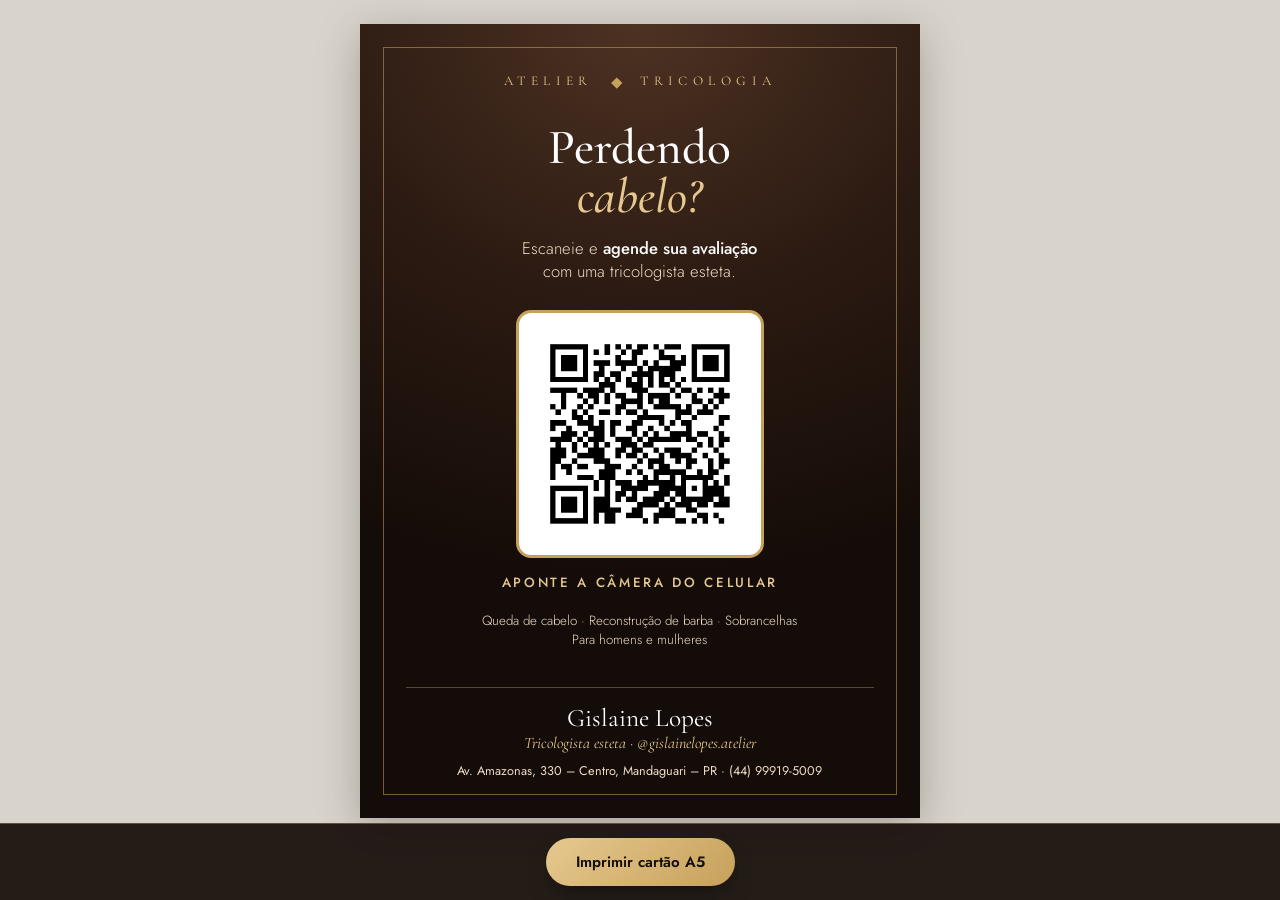
<file: qr-balcao.html>
<!DOCTYPE html>
<html lang="pt-BR">
<head>
<meta charset="utf-8">
<meta name="viewport" content="width=device-width, initial-scale=1">
<title>Cartão de balcão A5 · QR Code | Gislaine Lopes</title>
<link rel="preconnect" href="https://fonts.googleapis.com"><link rel="preconnect" href="https://fonts.gstatic.com" crossorigin>
<link href="https://fonts.googleapis.com/css2?family=Cormorant+Garamond:ital,wght@0,400;0,500;0,600;1,500&family=Jost:wght@300;400;500;600&display=swap" rel="stylesheet">
<style>
  @page{size:A5 portrait;margin:0}
  *{box-sizing:border-box;margin:0;padding:0}
  html,body{-webkit-print-color-adjust:exact;print-color-adjust:exact}
  body{background:#d9d4cb;font-family:'Jost',system-ui,sans-serif;display:flex;flex-direction:column;align-items:center;gap:14px;padding:24px 0}
  .card{width:148mm;height:210mm;background:radial-gradient(120% 70% at 50% 0%,#4d3222 0%,#2b1a12 50%,#140c08 100%);color:#f8f1e7;position:relative;overflow:hidden;display:flex;flex-direction:column;align-items:center;text-align:center;padding:13mm 12mm 10mm;box-shadow:0 10px 40px rgba(0,0,0,.25)}
  .card::before{content:"";position:absolute;inset:6mm;border:0.4mm solid rgba(198,161,91,.55);pointer-events:none}
  .marca{font-family:'Cormorant Garamond',serif;letter-spacing:.42em;font-size:10pt;color:#e6c88f;text-transform:uppercase}
  .d{display:inline-block;width:2mm;height:2mm;background:#c6a15b;transform:rotate(45deg);margin:0 3mm;vertical-align:middle}
  h1{font-family:'Cormorant Garamond',serif;font-weight:500;font-size:37pt;line-height:1;margin-top:9mm;color:#fff}
  h1 em{color:#e6c88f}
  .sub{font-size:12.5pt;font-weight:300;color:#ecdcc6;margin-top:4mm;line-height:1.4}
  .sub b{font-weight:500;color:#fff}
  .qr{margin-top:7mm;background:#fff;padding:4mm;border-radius:4mm;border:0.8mm solid #c6a15b}
  .qr img{width:56mm;height:56mm;display:block}
  .scan{margin-top:4mm;font-size:10pt;letter-spacing:.2em;text-transform:uppercase;color:#e6c88f;font-weight:500}
  .serv{margin-top:5mm;font-size:10pt;color:#ecdcc6;font-weight:300}
  .rod{margin-top:auto;padding-top:4mm;border-top:0.3mm solid rgba(198,161,91,.4);width:100%}
  .nome{font-family:'Cormorant Garamond',serif;font-size:19pt;color:#fff}
  .cargo{font-family:'Cormorant Garamond',serif;font-style:italic;font-size:12pt;color:#e6c88f}
  .aqui{font-size:9.5pt;color:#ecdcc6;margin-top:2mm}
  .printbar{position:fixed;left:0;right:0;bottom:0;display:flex;justify-content:center;padding:14px;background:rgba(20,12,8,.92);border-top:1px solid rgba(198,161,91,.4);z-index:10}
  .printbar button{font-family:'Jost',system-ui,sans-serif;font-size:15px;font-weight:600;color:#140c08;background:linear-gradient(135deg,#e6c88f,#c6a15b);border:0;border-radius:99px;padding:13px 30px;cursor:pointer;box-shadow:0 10px 24px -8px rgba(0,0,0,.5)}
  .printbar button:active{transform:scale(.97)}
  @media print{body{background:none;padding:0;gap:0}.printbar{display:none}.card{box-shadow:none}}
</style>
</head>
<body>
<div class="card">
  <div class="marca">Atelier <span class="d"></span> Tricologia</div>
  <h1>Perdendo<br><em>cabelo?</em></h1>
  <p class="sub">Escaneie e <b>agende sua avaliação</b><br>com uma tricologista esteta.</p>
  <div class="qr"><img src="images/qr-mandaguari.webp" alt="QR code para agendar avaliação em Mandaguari"></div>
  <div class="scan">Aponte a câmera do celular</div>
  <p class="serv">Queda de cabelo · Reconstrução de barba · Sobrancelhas<br>Para homens e mulheres</p>
  <div class="rod">
    <div class="nome">Gislaine Lopes</div>
    <div class="cargo">Tricologista esteta · @gislainelopes.atelier</div>
    <div class="aqui">Av. Amazonas, 330 – Centro, Mandaguari – PR · (44) 99919-5009</div>
  </div>
</div>
<div class="printbar"><button type="button" onclick="window.print()">Imprimir cartão A5</button></div>
</body>
</html>
</file>
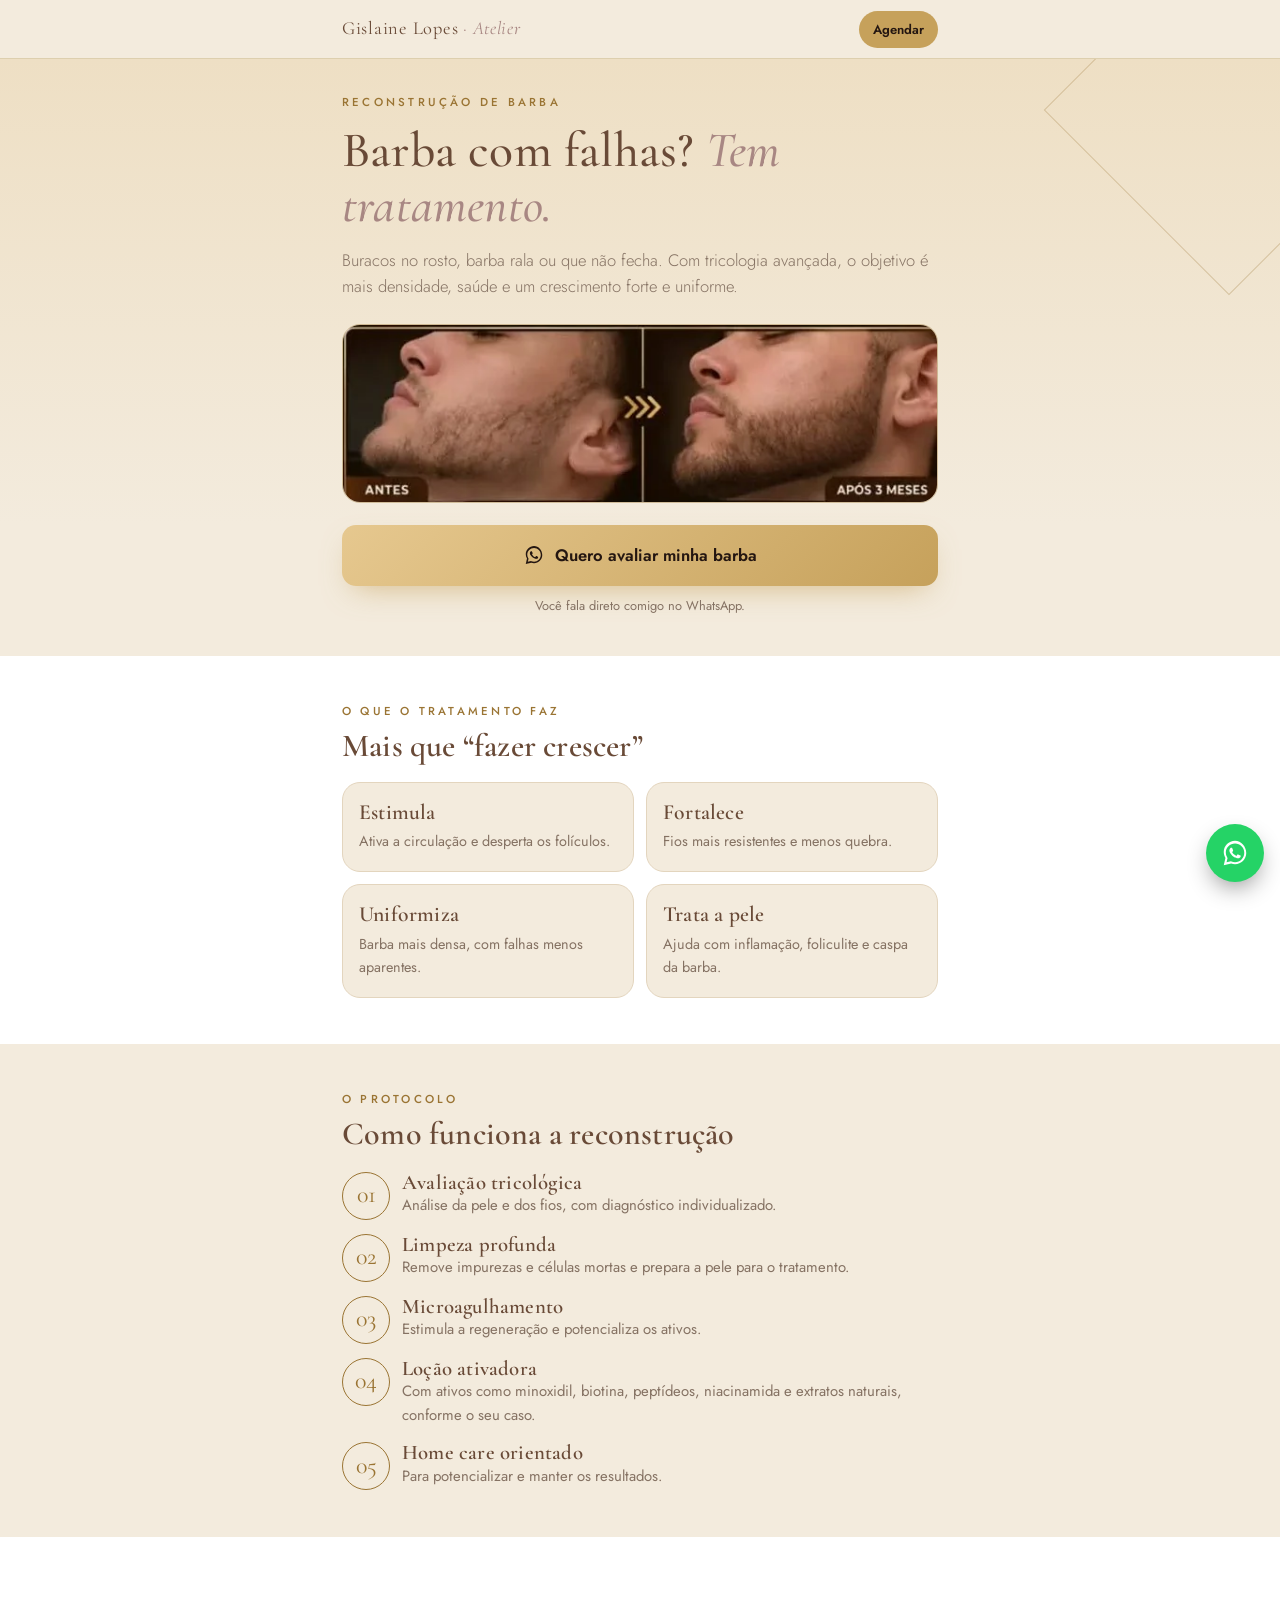
<file: reconstrucao-barba.html>
<!DOCTYPE html>
<html lang="pt-BR">
<head>
<meta charset="utf-8">
<meta name="viewport" content="width=device-width, initial-scale=1, viewport-fit=cover">
<title>Reconstrução de barba · Tricologia avançada | Gislaine Lopes</title>
<meta name="description" content="Barba com falhas ou rala? Reconstrução de barba com tricologia avançada: avaliação, limpeza profunda, microagulhamento, loção ativa e home care. Agende com Gislaine Lopes.">
<meta name="theme-color" content="#694a37">
<meta property="og:title" content="Reconstrução de barba · Gislaine Lopes">
<meta property="og:image" content="images/barba-01.webp">
<link rel="preconnect" href="https://fonts.googleapis.com"><link rel="preconnect" href="https://fonts.gstatic.com" crossorigin>
<link href="https://fonts.googleapis.com/css2?family=Cormorant+Garamond:ital,wght@0,400;0,500;0,600;1,500&family=Jost:wght@300;400;500;600&display=swap" rel="stylesheet">
<link rel="stylesheet" href="style.css?v=12">
</head>
<body>

<header class="topo"><div class="wrap">
  <a class="logo" href="index.html">Gislaine Lopes <span>· Atelier</span></a>
  <a class="mini-cta" href="https://wa.me/5544999037100?text=Ol%C3%A1%2C%20Gislaine%21%20Vi%20a%20p%C3%A1gina%20de%20reconstru%C3%A7%C3%A3o%20de%20barba%20e%20quero%20agendar%20uma%20avalia%C3%A7%C3%A3o.%20Minha%20barba%20tem%20falhas%20em%3A%20" target="_blank" rel="noopener">Agendar</a>
</div></header>

<section class="hero"><div class="wrap">
  <div class="eyebrow">Reconstrução de barba</div>
  <h1>Barba com falhas? <em>Tem tratamento.</em></h1>
  <p class="lead">Buracos no rosto, barba rala ou que não fecha. Com tricologia avançada, o objetivo é mais densidade, saúde e um crescimento forte e uniforme.</p>
  <div class="foto larga"><img src="images/barba-hero.webp" alt="Barba antes e após 3 meses de tratamento"></div>
  <a class="cta" href="https://wa.me/5544999037100?text=Ol%C3%A1%2C%20Gislaine%21%20Vi%20a%20p%C3%A1gina%20de%20reconstru%C3%A7%C3%A3o%20de%20barba%20e%20quero%20agendar%20uma%20avalia%C3%A7%C3%A3o.%20Minha%20barba%20tem%20falhas%20em%3A%20" target="_blank" rel="noopener"><svg viewBox="0 0 32 32" width="22" height="22" fill="currentColor" aria-hidden="true"><path d="M16.04 3C9.4 3 4 8.36 4 14.97c0 2.3.66 4.46 1.8 6.3L4 29l7.93-1.76a12.1 12.1 0 0 0 4.1.71C22.66 27.95 28 22.6 28 15.98 28 9.36 22.66 3 16.04 3zm0 22.8c-1.3 0-2.6-.24-3.8-.7l-.54-.2-4.7 1.04 1.08-4.5-.36-.57a9.6 9.6 0 0 1-1.52-5.2c0-5.4 4.4-9.8 9.84-9.8 5.43 0 9.84 4.4 9.84 9.8 0 5.72-4.41 10.13-9.84 10.13zm5.4-7.35c-.3-.15-1.75-.86-2.02-.96-.27-.1-.47-.15-.67.15-.2.3-.77.96-.94 1.16-.17.2-.35.22-.64.07-.3-.15-1.25-.46-2.38-1.47-.88-.78-1.47-1.75-1.64-2.05-.17-.3-.02-.46.13-.6.13-.14.3-.35.44-.52.15-.18.2-.3.3-.5.1-.2.05-.37-.02-.52-.08-.15-.67-1.6-.92-2.2-.24-.57-.49-.5-.67-.5h-.57c-.2 0-.52.08-.79.37-.27.3-1.04 1.01-1.04 2.47 0 1.46 1.06 2.87 1.21 3.07.15.2 2.09 3.18 5.06 4.46.7.3 1.26.49 1.69.62.71.23 1.36.2 1.87.12.57-.08 1.75-.71 2-1.4.25-.7.25-1.29.17-1.41-.07-.13-.27-.2-.57-.35z"/></svg> Quero avaliar minha barba</a>
  <p class="cta-nota">Você fala direto comigo no WhatsApp.</p>
</div></section>

<section class="bloco alt"><div class="wrap">
  <div class="eyebrow">O que o tratamento faz</div>
  <h2>Mais que “fazer crescer”</h2>
  <div class="cards2">
    <div class="card"><h3>Estimula</h3><p>Ativa a circulação e desperta os folículos.</p></div>
    <div class="card"><h3>Fortalece</h3><p>Fios mais resistentes e menos quebra.</p></div>
    <div class="card"><h3>Uniformiza</h3><p>Barba mais densa, com falhas menos aparentes.</p></div>
    <div class="card"><h3>Trata a pele</h3><p>Ajuda com inflamação, foliculite e caspa da barba.</p></div>
  </div>
</div></section>

<section class="bloco"><div class="wrap">
  <div class="eyebrow">O protocolo</div>
  <h2>Como funciona a reconstrução</h2>
  <ol class="passos">
    <li><div><h3>Avaliação tricológica</h3><p>Análise da pele e dos fios, com diagnóstico individualizado.</p></div></li>
    <li><div><h3>Limpeza profunda</h3><p>Remove impurezas e células mortas e prepara a pele para o tratamento.</p></div></li>
    <li><div><h3>Microagulhamento</h3><p>Estimula a regeneração e potencializa os ativos.</p></div></li>
    <li><div><h3>Loção ativadora</h3><p>Com ativos como minoxidil, biotina, peptídeos, niacinamida e extratos naturais, conforme o seu caso.</p></div></li>
    <li><div><h3>Home care orientado</h3><p>Para potencializar e manter os resultados.</p></div></li>
  </ol>
</div></section>

<section class="bloco alt"><div class="wrap">
  <div class="eyebrow">Casos reais</div>
  <h2>Antes e depois</h2>
  <div class="proto">
    <div class="proto-top"><span class="proto-eyebrow">Protocolo completo</span><h3>Tricho Barba <em>· antes e após 3 meses</em></h3><p>Tratamento para barba com tricologia avançada — o mesmo protocolo aplicado no caso abaixo.</p></div>
    <ol class="proto-steps">
      <li><span class="proto-n">01</span><div><b>Avaliação tricológica</b><span>Análise da pele e dos fios, com diagnóstico individualizado.</span></div></li>
      <li><span class="proto-n">02</span><div><b>Limpeza profunda</b><span>Remove impurezas e células mortas e prepara a pele.</span></div></li>
      <li><span class="proto-n">03</span><div><b>Microagulhamento</b><span>Estimula a regeneração e potencializa os ativos.</span></div></li>
      <li><span class="proto-n">04</span><div><b>Loção ativadora</b><span>Minoxidil, biotina, peptídeos e extratos, conforme o caso.</span></div></li>
      <li><span class="proto-n">05</span><div><b>Home care orientado</b><span>Para potencializar e manter os resultados.</span></div></li>
    </ol>
    <div class="proto-result"><span class="proto-badge">3 meses</span><span>Falhas menos aparentes · fios mais densos e uniformes</span></div>
  </div>
  <p class="cta-nota" style="text-align:left">Resultados variam de pessoa para pessoa.</p>
</div></section>

<section class="bloco"><div class="wrap faq">
  <div class="eyebrow">Dúvidas</div>
  <h2>Perguntas frequentes</h2>
  <details open><summary>Funciona para qualquer falha?</summary><p>Depende da causa. Por isso a avaliação vem primeiro: eu te digo com sinceridade o que dá para esperar no seu caso.</p></details>
  <details><summary>Dói?</summary><p>O microagulhamento pode causar um leve desconforto, geralmente bem tolerado. A sensibilidade varia de pessoa para pessoa.</p></details>
  <details><summary>Quanto tempo leva?</summary><p>O número de sessões e o tempo de tratamento são definidos na avaliação, de acordo com o seu caso.</p></details>
  <details><summary>Quanto custa?</summary><p>[VALOR / “o valor depende do plano indicado na avaliação”]. Me chama no WhatsApp que eu explico tudo com transparência.</p></details>
</div></section>

<section class="bloco escuro"><div class="wrap">
  <div class="eyebrow">Onde me encontrar</div>
  <h2>Atendo em Mandaguari</h2>
  <p style="color:var(--suave)">Barbearia parceira no Centro — Av. Amazonas, 330. Você faz a barba e o tratamento no mesmo lugar.</p>
  <a class="cta escuro" href="onde-me-encontrar.html">Ver locais e dias de atendimento</a>
</div></section>

<section class="fim"><div class="wrap">
  <h2>Vamos avaliar a sua barba?</h2>
  <p>Me conta o seu caso pelo WhatsApp e agende a sua avaliação.</p>
  <a class="cta" href="https://wa.me/5544999037100?text=Ol%C3%A1%2C%20Gislaine%21%20Vi%20a%20p%C3%A1gina%20de%20reconstru%C3%A7%C3%A3o%20de%20barba%20e%20quero%20agendar%20uma%20avalia%C3%A7%C3%A3o.%20Minha%20barba%20tem%20falhas%20em%3A%20" target="_blank" rel="noopener"><svg viewBox="0 0 32 32" width="22" height="22" fill="currentColor" aria-hidden="true"><path d="M16.04 3C9.4 3 4 8.36 4 14.97c0 2.3.66 4.46 1.8 6.3L4 29l7.93-1.76a12.1 12.1 0 0 0 4.1.71C22.66 27.95 28 22.6 28 15.98 28 9.36 22.66 3 16.04 3zm0 22.8c-1.3 0-2.6-.24-3.8-.7l-.54-.2-4.7 1.04 1.08-4.5-.36-.57a9.6 9.6 0 0 1-1.52-5.2c0-5.4 4.4-9.8 9.84-9.8 5.43 0 9.84 4.4 9.84 9.8 0 5.72-4.41 10.13-9.84 10.13zm5.4-7.35c-.3-.15-1.75-.86-2.02-.96-.27-.1-.47-.15-.67.15-.2.3-.77.96-.94 1.16-.17.2-.35.22-.64.07-.3-.15-1.25-.46-2.38-1.47-.88-.78-1.47-1.75-1.64-2.05-.17-.3-.02-.46.13-.6.13-.14.3-.35.44-.52.15-.18.2-.3.3-.5.1-.2.05-.37-.02-.52-.08-.15-.67-1.6-.92-2.2-.24-.57-.49-.5-.67-.5h-.57c-.2 0-.52.08-.79.37-.27.3-1.04 1.01-1.04 2.47 0 1.46 1.06 2.87 1.21 3.07.15.2 2.09 3.18 5.06 4.46.7.3 1.26.49 1.69.62.71.23 1.36.2 1.87.12.57-.08 1.75-.71 2-1.4.25-.7.25-1.29.17-1.41-.07-.13-.27-.2-.57-.35z"/></svg> Agendar avaliação</a>
  <a class="voltar" href="index.html">← Voltar para o início</a>
</div></section>

<footer class="pe">Gislaine Lopes · Tricologista esteta · <a href="https://www.instagram.com/gislainelopes.atelier/">@gislainelopes.atelier</a></footer>
<a class="flutuante" href="https://wa.me/5544999037100?text=Ol%C3%A1%2C%20Gislaine%21%20Vi%20a%20p%C3%A1gina%20de%20reconstru%C3%A7%C3%A3o%20de%20barba%20e%20quero%20agendar%20uma%20avalia%C3%A7%C3%A3o.%20Minha%20barba%20tem%20falhas%20em%3A%20" target="_blank" rel="noopener" aria-label="Falar no WhatsApp"><svg viewBox="0 0 32 32" width="22" height="22" fill="currentColor" aria-hidden="true"><path d="M16.04 3C9.4 3 4 8.36 4 14.97c0 2.3.66 4.46 1.8 6.3L4 29l7.93-1.76a12.1 12.1 0 0 0 4.1.71C22.66 27.95 28 22.6 28 15.98 28 9.36 22.66 3 16.04 3zm0 22.8c-1.3 0-2.6-.24-3.8-.7l-.54-.2-4.7 1.04 1.08-4.5-.36-.57a9.6 9.6 0 0 1-1.52-5.2c0-5.4 4.4-9.8 9.84-9.8 5.43 0 9.84 4.4 9.84 9.8 0 5.72-4.41 10.13-9.84 10.13zm5.4-7.35c-.3-.15-1.75-.86-2.02-.96-.27-.1-.47-.15-.67.15-.2.3-.77.96-.94 1.16-.17.2-.35.22-.64.07-.3-.15-1.25-.46-2.38-1.47-.88-.78-1.47-1.75-1.64-2.05-.17-.3-.02-.46.13-.6.13-.14.3-.35.44-.52.15-.18.2-.3.3-.5.1-.2.05-.37-.02-.52-.08-.15-.67-1.6-.92-2.2-.24-.57-.49-.5-.67-.5h-.57c-.2 0-.52.08-.79.37-.27.3-1.04 1.01-1.04 2.47 0 1.46 1.06 2.87 1.21 3.07.15.2 2.09 3.18 5.06 4.46.7.3 1.26.49 1.69.62.71.23 1.36.2 1.87.12.57-.08 1.75-.71 2-1.4.25-.7.25-1.29.17-1.41-.07-.13-.27-.2-.57-.35z"/></svg></a>
<script>
/* Se a página foi aberta por um QR com ?origem=nome-da-barbearia, a mensagem do WhatsApp avisa de onde o paciente veio */
(function(){var o=new URLSearchParams(location.search).get('origem');if(!o)return;
try{sessionStorage.setItem('origem',o)}catch(e){}
var n=o.replace(/-/g,' ');document.querySelectorAll('a[href*="wa.me"]').forEach(function(a){var u=new URL(a.href),t=u.searchParams.get('text')||'';u.searchParams.set('text',t.replace('Olá, Gislaine!','Olá, Gislaine! Vim pelo QR code da '+n+'.'));a.href=u.toString().replace(/\+/g,'%20')});
document.querySelectorAll('a[href$=".html"]').forEach(function(a){a.href+='?origem='+encodeURIComponent(o)});})();
</script>
</body>
</html>
</file>
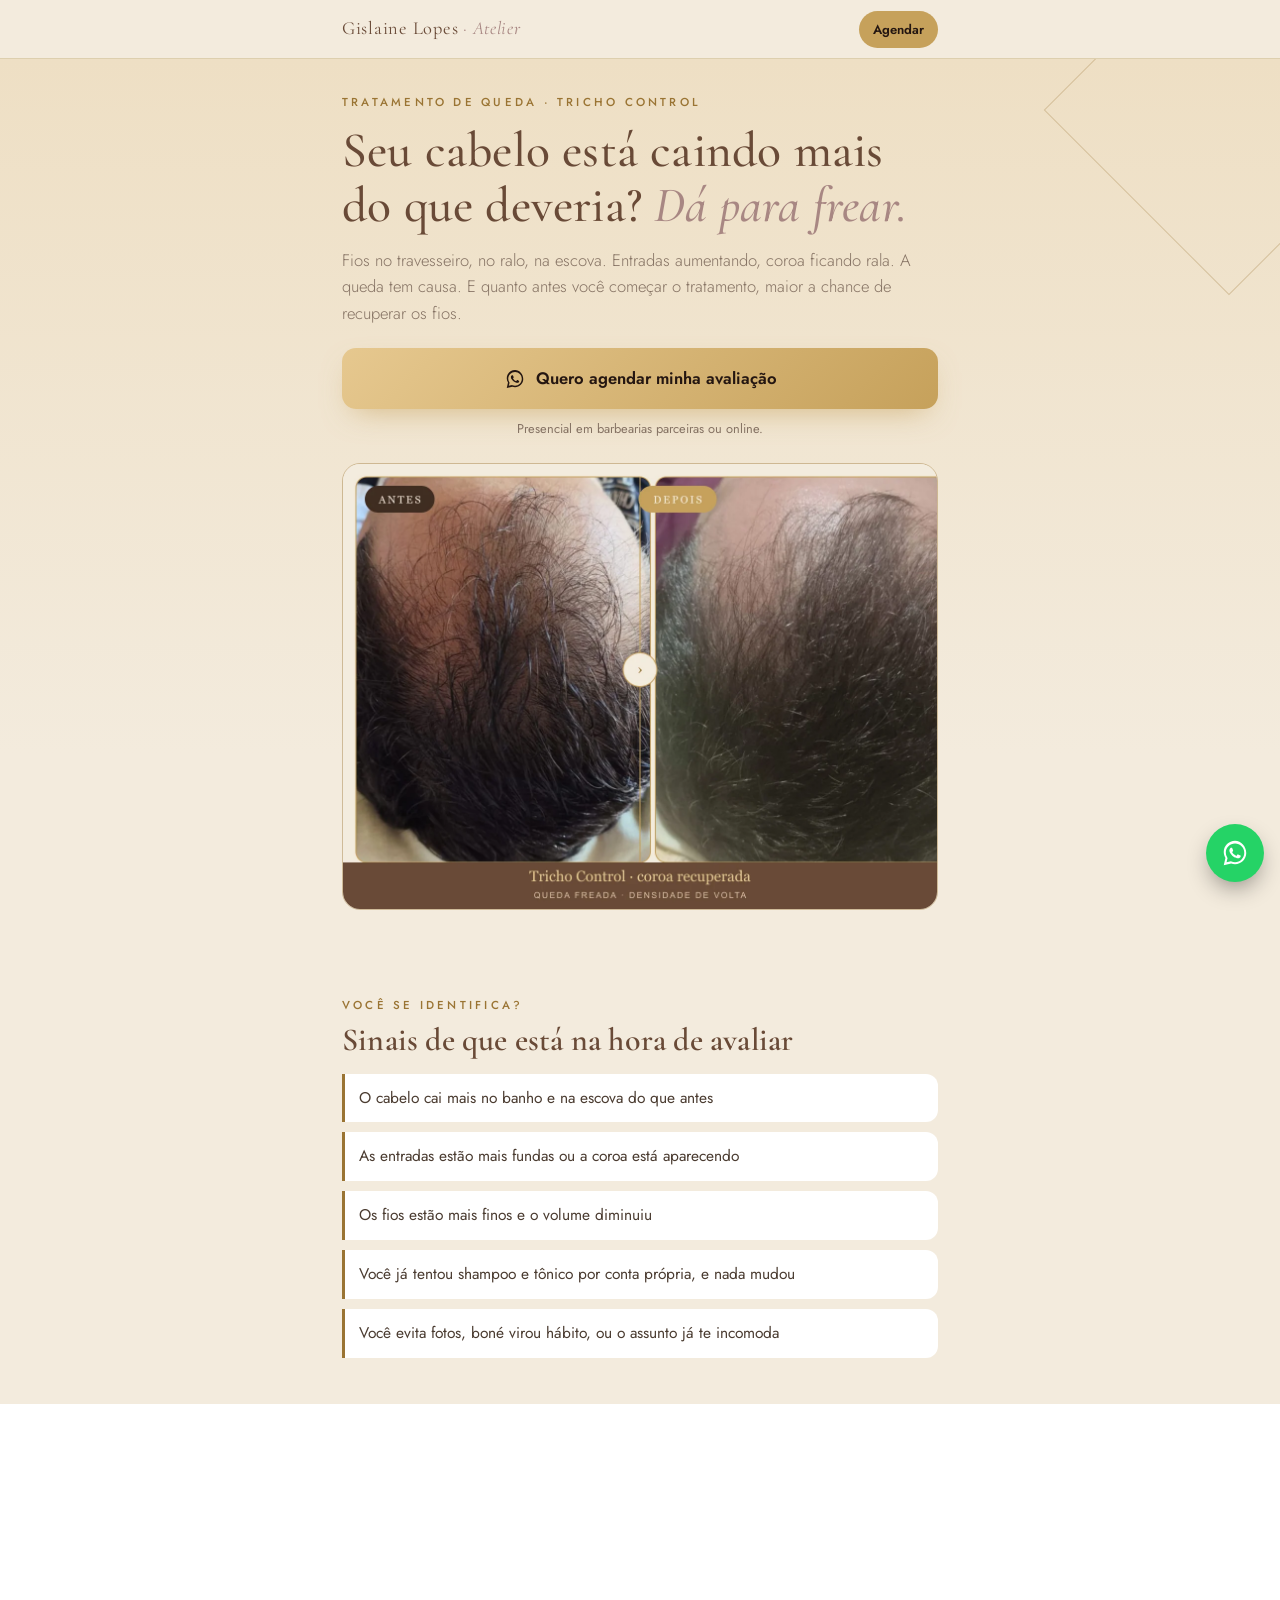
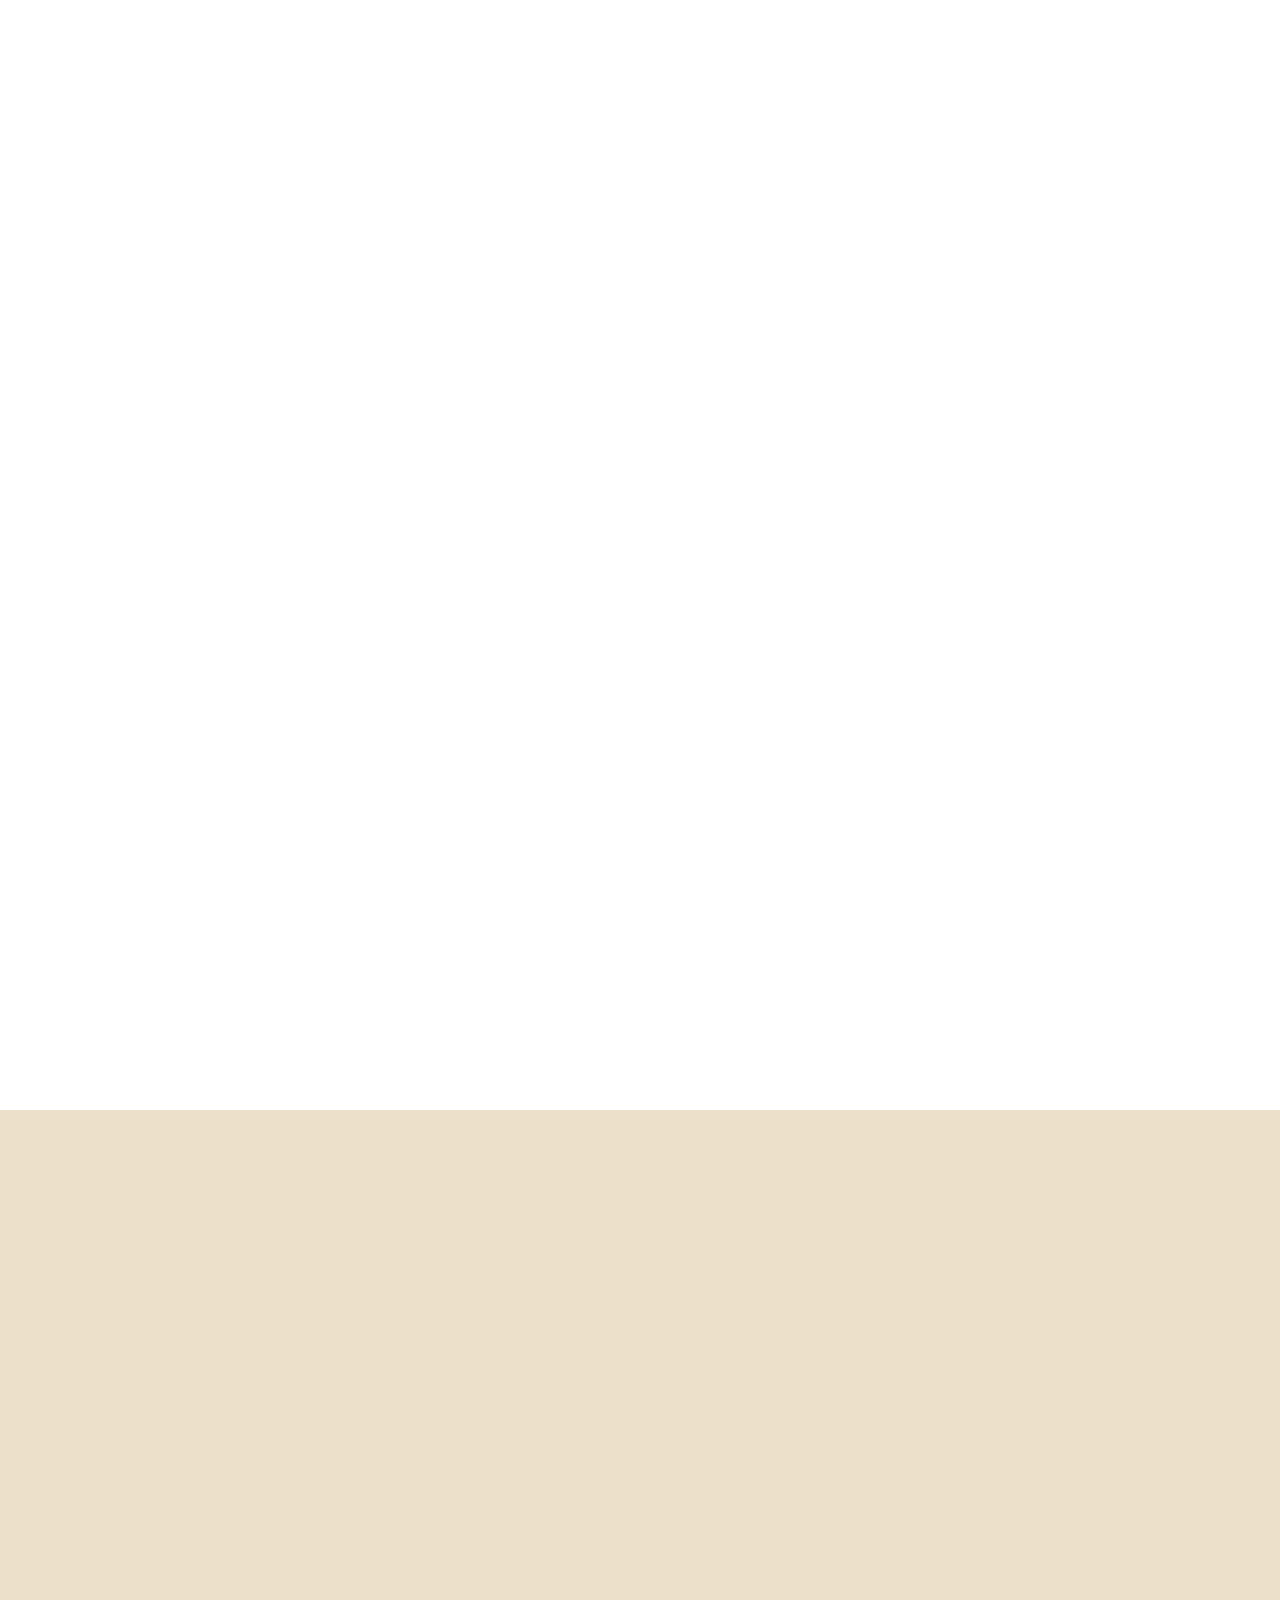
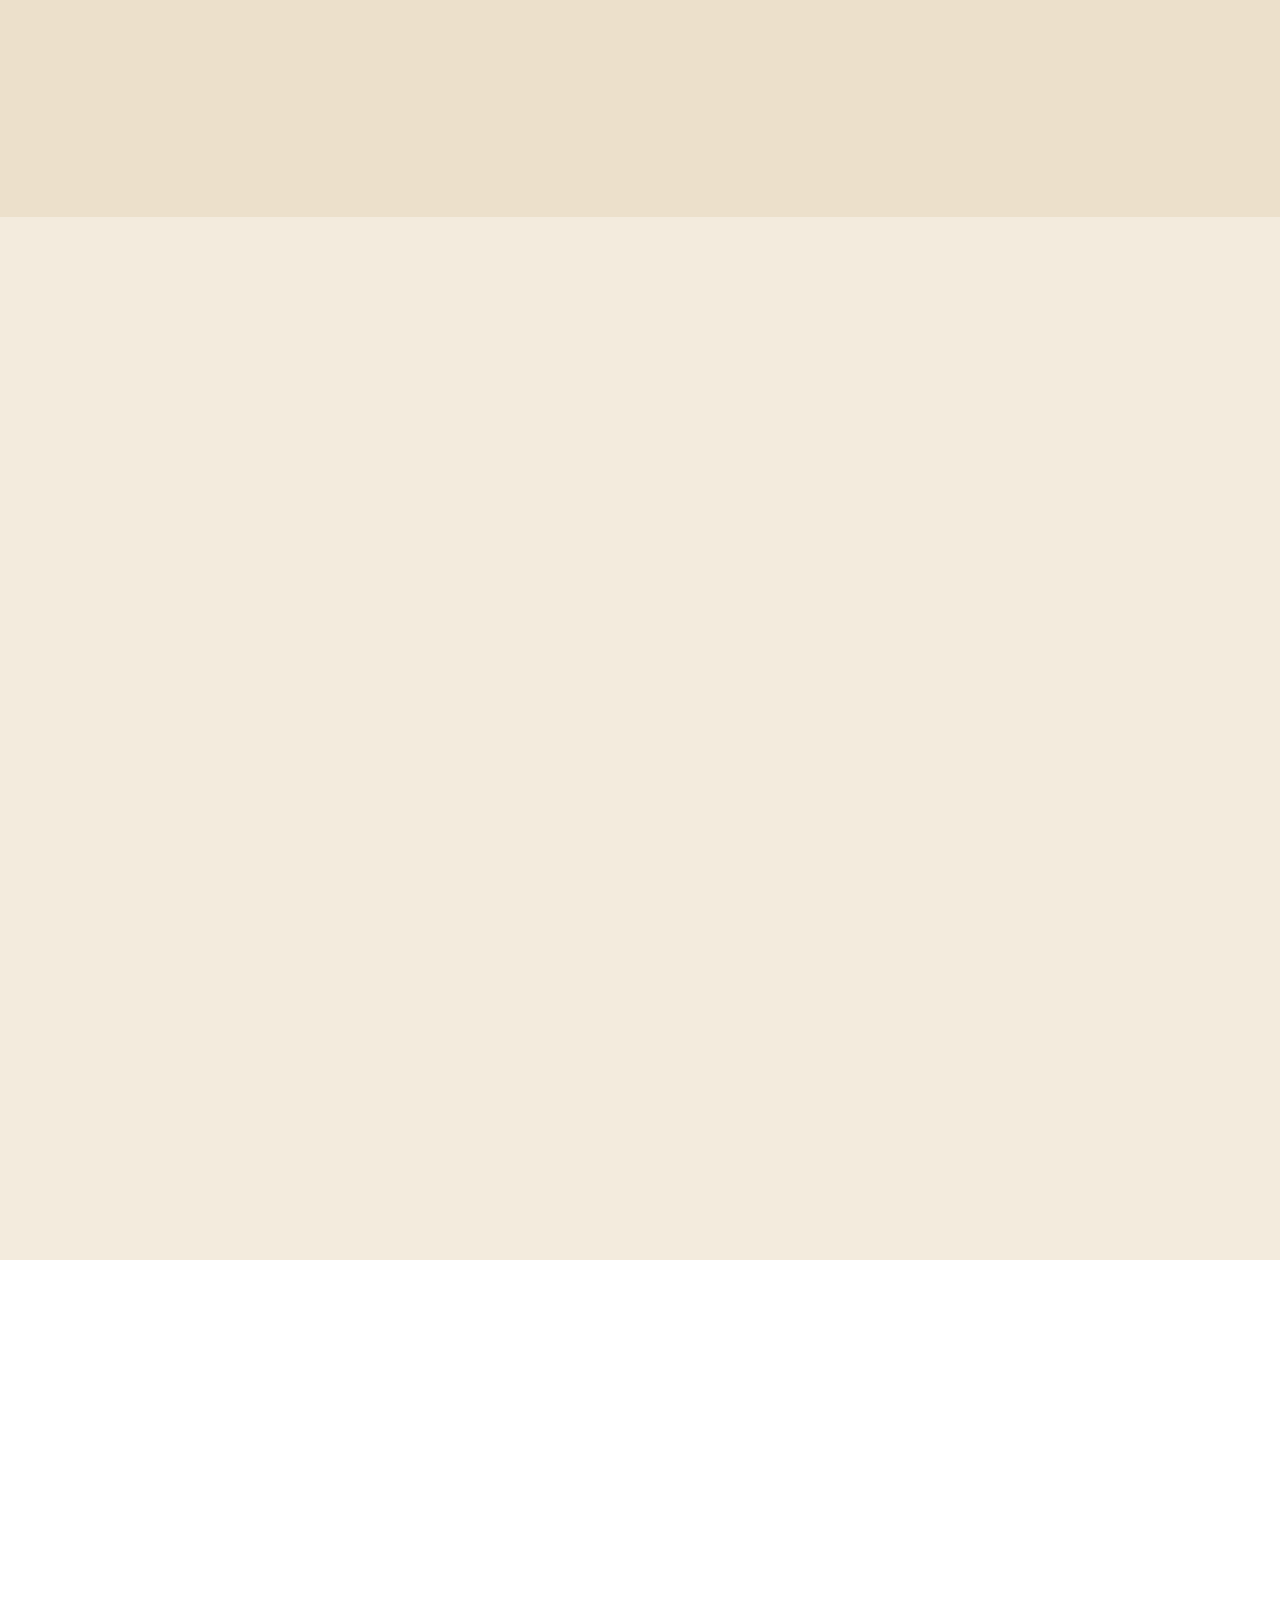
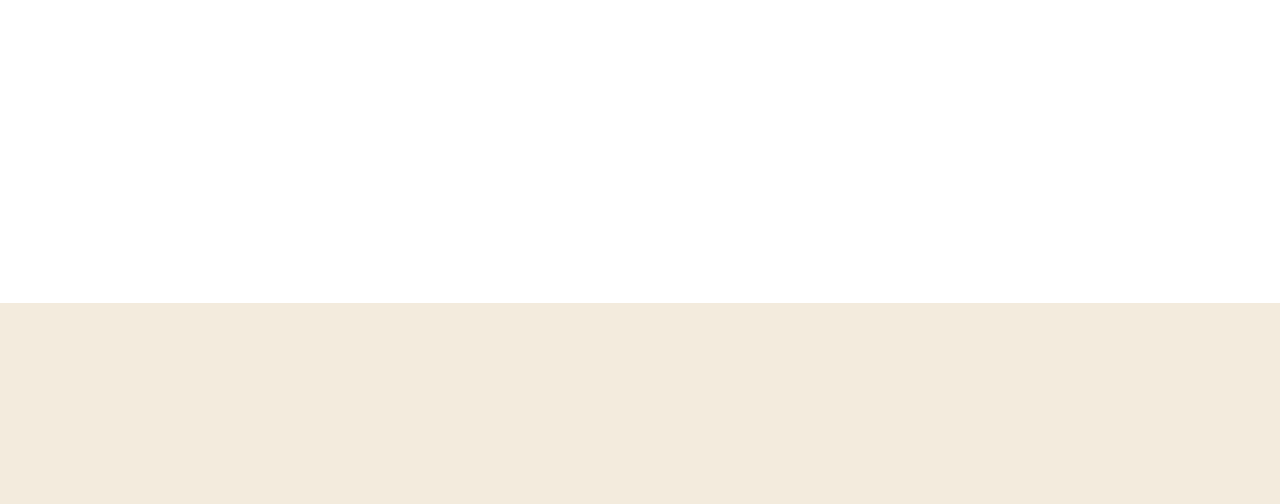
<file: tratamento-queda.html>
<!DOCTYPE html>
<html lang="pt-BR">
<head>
<meta charset="utf-8">
<meta name="viewport" content="width=device-width, initial-scale=1, viewport-fit=cover">
<title>Tratamento de queda de cabelo · Tricho Control | Gislaine Lopes</title>
<meta name="description" content="Queda de cabelo, entradas ou coroa rala? Conheça o Tricho Control, método de tratamento capilar da tricologista esteta Gislaine Lopes, para homens e mulheres. Agende sua avaliação.">
<meta name="theme-color" content="#694a37">
<meta property="og:title" content="Tratamento de queda de cabelo · Tricho Control">
<meta property="og:description" content="Para homens e mulheres. Agende sua avaliação capilar com Gislaine Lopes.">
<meta property="og:image" content="images/resultado-coroa.webp">
<link rel="preconnect" href="https://fonts.googleapis.com"><link rel="preconnect" href="https://fonts.gstatic.com" crossorigin>
<link href="https://fonts.googleapis.com/css2?family=Cormorant+Garamond:ital,wght@0,400;0,500;0,600;1,500&family=Jost:wght@300;400;500;600&display=swap" rel="stylesheet">
<link rel="stylesheet" href="style.css?v=12">
</head>
<body>

<header class="topo"><div class="wrap">
  <a class="logo" href="index.html">Gislaine Lopes <span>· Atelier</span></a>
  <a class="mini-cta" href="https://wa.me/5544999037100?text=Ol%C3%A1%2C%20Gislaine%21%20Vi%20a%20p%C3%A1gina%20do%20tratamento%20de%20queda%20de%20cabelo%20%28Tricho%20Control%29%20e%20quero%20agendar%20minha%20avalia%C3%A7%C3%A3o%20capilar.%20Minha%20principal%20queixa%20%C3%A9%3A%20" target="_blank" rel="noopener">Agendar</a>
</div></header>

<!-- HERO -->
<section class="hero"><div class="wrap">
  <div class="eyebrow">Tratamento de queda · Tricho Control</div>
  <h1>Seu cabelo está caindo mais do que deveria? <em>Dá para frear.</em></h1>
  <p class="lead">Fios no travesseiro, no ralo, na escova. Entradas aumentando, coroa ficando rala. A queda tem causa. E quanto antes você começar o tratamento, maior a chance de recuperar os fios.</p>
  <a class="cta" href="https://wa.me/5544999037100?text=Ol%C3%A1%2C%20Gislaine%21%20Vi%20a%20p%C3%A1gina%20do%20tratamento%20de%20queda%20de%20cabelo%20%28Tricho%20Control%29%20e%20quero%20agendar%20minha%20avalia%C3%A7%C3%A3o%20capilar.%20Minha%20principal%20queixa%20%C3%A9%3A%20" target="_blank" rel="noopener"><svg viewBox="0 0 32 32" width="22" height="22" fill="currentColor" aria-hidden="true"><path d="M16.04 3C9.4 3 4 8.36 4 14.97c0 2.3.66 4.46 1.8 6.3L4 29l7.93-1.76a12.1 12.1 0 0 0 4.1.71C22.66 27.95 28 22.6 28 15.98 28 9.36 22.66 3 16.04 3zm0 22.8c-1.3 0-2.6-.24-3.8-.7l-.54-.2-4.7 1.04 1.08-4.5-.36-.57a9.6 9.6 0 0 1-1.52-5.2c0-5.4 4.4-9.8 9.84-9.8 5.43 0 9.84 4.4 9.84 9.8 0 5.72-4.41 10.13-9.84 10.13zm5.4-7.35c-.3-.15-1.75-.86-2.02-.96-.27-.1-.47-.15-.67.15-.2.3-.77.96-.94 1.16-.17.2-.35.22-.64.07-.3-.15-1.25-.46-2.38-1.47-.88-.78-1.47-1.75-1.64-2.05-.17-.3-.02-.46.13-.6.13-.14.3-.35.44-.52.15-.18.2-.3.3-.5.1-.2.05-.37-.02-.52-.08-.15-.67-1.6-.92-2.2-.24-.57-.49-.5-.67-.5h-.57c-.2 0-.52.08-.79.37-.27.3-1.04 1.01-1.04 2.47 0 1.46 1.06 2.87 1.21 3.07.15.2 2.09 3.18 5.06 4.46.7.3 1.26.49 1.69.62.71.23 1.36.2 1.87.12.57-.08 1.75-.71 2-1.4.25-.7.25-1.29.17-1.41-.07-.13-.27-.2-.57-.35z"/></svg> Quero agendar minha avaliação</a>
  <p class="cta-nota">Presencial em barbearias parceiras ou online.</p>
  <div class="foto"><img src="images/resultado-coroa.webp" alt="Antes e depois do tratamento de queda na coroa — queda freada e densidade recuperada" fetchpriority="high"></div>
</div></section>

<!-- DOR -->
<section class="bloco"><div class="wrap">
  <div class="eyebrow">Você se identifica?</div>
  <h2>Sinais de que está na hora de avaliar</h2>
  <ul class="dores">
    <li>O cabelo cai mais no banho e na escova do que antes</li>
    <li>As entradas estão mais fundas ou a coroa está aparecendo</li>
    <li>Os fios estão mais finos e o volume diminuiu</li>
    <li>Você já tentou shampoo e tônico por conta própria, e nada mudou</li>
    <li>Você evita fotos, boné virou hábito, ou o assunto já te incomoda</li>
  </ul>
</div></section>

<!-- PARA QUEM -->
<section class="bloco alt"><div class="wrap">
  <div class="eyebrow">Para quem é</div>
  <h2>Homens <span class="ouro">e</span> mulheres</h2>
  <p>A calvície não é “coisa de homem”. A alopecia androgenética também afeta mulheres, muitas vezes de forma silenciosa, com o cabelo afinando no topo da cabeça.</p>
  <div class="cards2">
    <div class="card"><div class="card-foto"><img src="images/card-homens.webp?v=2" alt="Coroa com fios afinando, caso de queda capilar masculina"></div><h3>Homens</h3><p>Entradas, coroa rala, fios afinando, queda que começou cedo.</p></div>
    <div class="card"><div class="card-foto"><img src="images/card-mulheres.webp?v=2" alt="Risca mais aberta, caso de queda capilar feminina"></div><h3>Mulheres</h3><p>Perda de volume, risca mais aberta, fios finos e queda persistente.</p></div>
  </div>
</div></section>

<!-- CAUSAS -->
<section class="bloco escuro"><div class="wrap">
  <div class="eyebrow">O que causa a queda</div>
  <h2>Queda tem motivo, e cada caso é um caso</h2>
  <p style="color:var(--suave)">Por isso tudo começa com uma avaliação. Entre as causas mais comuns:</p>
  <div class="diagnostico" role="img" aria-label="Infográfico: quatro fatores comuns da queda de cabelo — genética e hormônios, estresse, alimentação e couro cabeludo — conectados ao seu caso único, mapeado na avaliação">
    <div class="dg-head"><span>Mapeamento de causas</span><span>04 fatores</span></div>
    <div class="dg-stage">
      <svg class="dg-fios" viewBox="0 0 100 100" preserveAspectRatio="none" aria-hidden="true"><path d="M22 24 L50 50"/><path d="M78 24 L50 50"/><path d="M22 76 L50 50"/><path d="M78 76 L50 50"/></svg>
      <div class="dg-center" aria-hidden="true">
        <span class="dg-pulse"></span><span class="dg-pulse"></span><span class="dg-pulse"></span><span class="dg-scan"></span>
        <svg viewBox="0 0 24 24" fill="none" stroke="currentColor" stroke-width="1.5" stroke-linecap="round"><path d="M12 2.5c-1.8 3.6-1.2 6.4 0 9 1.2-2.6 1.8-5.4 0-9z"/><circle cx="12" cy="15.5" r="3.2"/><path d="M9.3 14.6c-1.6.9-2.3 2.1-2.4 3.4M14.7 14.6c1.6.9 2.3 2.1 2.4 3.4"/></svg>
        <span class="dg-label">SUA QUEDA</span>
        <span class="dg-sub">CASO ÚNICO</span>
      </div>
      <div class="dg-node dg-n1"><span class="dg-n">01</span><div class="dg-ic"><svg viewBox="0 0 24 24" fill="none" stroke="currentColor" stroke-width="1.5" stroke-linecap="round"><path d="M7 3c0 6 10 6 10 12M17 3c0 6-10 6-10 12M7.5 7h9M7.5 17h9"/></svg></div><b>Genética e hormônios</b><span>Alopecia androgenética, a calvície “de família”.</span></div>
      <div class="dg-node dg-n2"><span class="dg-n">02</span><div class="dg-ic"><svg viewBox="0 0 24 24" fill="none" stroke="currentColor" stroke-width="1.5" stroke-linecap="round" stroke-linejoin="round"><path d="M3 12h4l2.5-6 4 12 2.5-6H21"/></svg></div><b>Estresse</b><span>Fases intensas podem desencadear queda.</span></div>
      <div class="dg-node dg-n3"><span class="dg-n">03</span><div class="dg-ic"><svg viewBox="0 0 24 24" fill="none" stroke="currentColor" stroke-width="1.5" stroke-linecap="round"><path d="M5 19c8 0 14-4 14-14-8 0-14 4-14 14z"/><path d="M5 19c2-4.5 5.5-8 10-10"/></svg></div><b>Alimentação</b><span>Carências nutricionais refletem nos fios.</span></div>
      <div class="dg-node dg-n4"><span class="dg-n">04</span><div class="dg-ic"><svg viewBox="0 0 24 24" fill="none" stroke="currentColor" stroke-width="1.5" stroke-linecap="round"><path d="M12 3s6.5 7.2 6.5 11.5a6.5 6.5 0 0 1-13 0C5.5 10.2 12 3 12 3z"/><path d="M9 14.5a3 3 0 0 0 3 3"/></svg></div><b>Couro cabeludo</b><span>Oleosidade, inflamação e descuido com a pele.</span></div>
    </div>
    <p class="dg-foot">Fatores se combinam de jeito único — <b>a avaliação é o que mapeia o seu.</b></p>
  </div>
  <p class="aviso">Quando a avaliação indica algo que precisa de acompanhamento médico, você é orientado(a) a procurar um dermatologista.</p>
</div></section>

<!-- MÉTODO -->
<section class="bloco"><div class="wrap">
  <div class="eyebrow">Como funciona</div>
  <h2>O método Tricho Control</h2>
  <p>Um protocolo feito para o seu caso, com acompanhamento de perto. E a melhor parte: você não precisa de procedimentos dolorosos ou complexos para frear a queda. Boa parte do tratamento acontece em casa.</p>
  <!-- Base: posts dela (pilares suplementação oral + tônico capilar; microagulhamento + home care no caso 02). [CONFIRMAR ordem/etapas com Gislaine] -->
  <ol class="passos">
    <li><div><h3>Avaliação capilar</h3><p>Análise do couro cabeludo com microscópio (oleosidade, inflamação, miniaturização dos fios), histórico e hábitos, para entender a causa da sua queda.</p></div></li>
    <li><div><h3>Plano personalizado</h3><p>Você entende o seu caso e recebe um protocolo feito para você, sem fórmula pronta.</p></div></li>
    <li><div><h3>Os dois pilares em casa</h3><p><b>Suplementação oral</b>, para nutrir e fortalecer a raiz de dentro para fora, e <b>tônico capilar</b>, para ativar a circulação e estimular o crescimento direto no couro cabeludo.</p></div></li>
    <li><div><h3>Sessões, quando indicado</h3><p>Microagulhamento capilar, que estimula fatores de crescimento e a circulação no couro cabeludo, e argiloterapia capilar, um complemento que limpa, equilibra e prepara o couro cabeludo para responder melhor ao tratamento.</p></div></li>
    <li><div><h3>Acompanhamento</h3><p>Comparativo real com fotos e reavaliações, sem achismo, para acompanhar a evolução do seu caso.</p></div></li>
  </ol>
  <div class="duo">
    <figure><img src="images/gislaine-atendendo.webp" alt="Gislaine realizando microagulhamento capilar"><figcaption><b>Microagulhamento</b>Estímulo direto no couro cabeludo</figcaption></figure>
    <figure><img src="images/argiloterapia.webp" alt="Couro cabeludo com argila verde durante a argiloterapia capilar"><figcaption><b>Argiloterapia</b>Argila verde, alecrim, melaleuca e lavanda</figcaption></figure>
  </div>
</div></section>

<!-- REGISTROS REAIS -->
<section class="bloco alt" id="resultados">
  <div class="wrap">
    <div class="eyebrow">Casos reais</div>
    <h2>Registros <span class="ouro">de verdade</span></h2>
    <p>Fotos reais dos meus pacientes — mesma luz, mesmo ângulo, sem filtro.</p>
  </div>
  <div class="marquee" aria-label="Registros clínicos de pacientes">
    <div class="mq-tr">
      <div class="mq-set">
        <figure class="mq-card"><img src="images/caso-02.webp" alt="Coroa de homem com queda antes do tratamento" loading="lazy"><figcaption><span class="mq-dot"></span><b>Coroa</b> · homem</figcaption></figure>
        <figure class="mq-card"><img src="images/caso-01.webp" alt="Coroa de homem após o tratamento, com densidade recuperada" loading="lazy"><figcaption><span class="mq-dot"></span><b>Coroa</b> · homem</figcaption></figure>
        <figure class="mq-card"><img src="images/caso-03.webp" alt="Risca de mulher com rarefação antes do tratamento" loading="lazy"><figcaption><span class="mq-dot"></span><b>Risca</b> · mulher</figcaption></figure>
        <figure class="mq-card"><img src="images/caso-04.webp" alt="Risca de mulher com volume recuperado após o tratamento" loading="lazy"><figcaption><span class="mq-dot"></span><b>Risca</b> · mulher</figcaption></figure>
        <figure class="mq-card"><img src="images/caso-06.webp" alt="Couro cabeludo de mulher com rarefação na coroa" loading="lazy"><figcaption><span class="mq-dot"></span><b>Coroa</b> · mulher</figcaption></figure>
        <figure class="mq-card"><img src="images/caso-07.webp" alt="Coroa de homem com fios afinando, em acompanhamento" loading="lazy"><figcaption><span class="mq-dot"></span><b>Coroa</b> · homem</figcaption></figure>
        <figure class="mq-card"><img src="images/caso-05.webp" alt="Rarefação na risca de mulher, registrada em acompanhamento" loading="lazy"><figcaption><span class="mq-dot"></span><b>Risca</b> · mulher</figcaption></figure>
        <figure class="mq-card"><img src="images/caso-08.webp" alt="Coroa de homem com rarefação difusa, registrada em acompanhamento" loading="lazy"><figcaption><span class="mq-dot"></span><b>Coroa</b> · homem</figcaption></figure>
      </div>
      <div class="mq-set" aria-hidden="true">
        <figure class="mq-card"><img src="images/caso-02.webp" alt="" loading="lazy"><figcaption><span class="mq-dot"></span><b>Coroa</b> · homem</figcaption></figure>
        <figure class="mq-card"><img src="images/caso-01.webp" alt="" loading="lazy"><figcaption><span class="mq-dot"></span><b>Coroa</b> · homem</figcaption></figure>
        <figure class="mq-card"><img src="images/caso-03.webp" alt="" loading="lazy"><figcaption><span class="mq-dot"></span><b>Risca</b> · mulher</figcaption></figure>
        <figure class="mq-card"><img src="images/caso-04.webp" alt="" loading="lazy"><figcaption><span class="mq-dot"></span><b>Risca</b> · mulher</figcaption></figure>
        <figure class="mq-card"><img src="images/caso-06.webp" alt="" loading="lazy"><figcaption><span class="mq-dot"></span><b>Coroa</b> · mulher</figcaption></figure>
        <figure class="mq-card"><img src="images/caso-07.webp" alt="" loading="lazy"><figcaption><span class="mq-dot"></span><b>Coroa</b> · homem</figcaption></figure>
        <figure class="mq-card"><img src="images/caso-05.webp" alt="" loading="lazy"><figcaption><span class="mq-dot"></span><b>Risca</b> · mulher</figcaption></figure>
        <figure class="mq-card"><img src="images/caso-08.webp" alt="" loading="lazy"><figcaption><span class="mq-dot"></span><b>Coroa</b> · homem</figcaption></figure>
      </div>
    </div>
  </div>
  <div class="wrap">
    <a class="cta" href="https://wa.me/5544999037100?text=Ol%C3%A1%2C%20Gislaine%21%20Vim%20pela%20p%C3%A1gina%20de%20queda%20e%20quero%20avaliar%20o%20meu%20caso.%20Minha%20principal%20queixa%20%C3%A9%3A%20" target="_blank" rel="noopener"><svg viewBox="0 0 32 32" width="22" height="22" fill="currentColor" aria-hidden="true"><path d="M16.04 3C9.4 3 4 8.36 4 14.97c0 2.3.66 4.46 1.8 6.3L4 29l7.93-1.76a12.1 12.1 0 0 0 4.1.71C22.66 27.95 28 22.6 28 15.98 28 9.36 22.66 3 16.04 3zm0 22.8c-1.3 0-2.6-.24-3.8-.7l-.54-.2-4.7 1.04 1.08-4.5-.36-.57a9.6 9.6 0 0 1-1.52-5.2c0-5.4 4.4-9.8 9.84-9.8 5.43 0 9.84 4.4 9.84 9.8 0 5.72-4.41 10.13-9.84 10.13zm5.4-7.35c-.3-.15-1.75-.86-2.02-.96-.27-.1-.47-.15-.67.15-.2.3-.77.96-.94 1.16-.17.2-.35.22-.64.07-.3-.15-1.25-.46-2.38-1.47-.88-.78-1.47-1.75-1.64-2.05-.17-.3-.02-.46.13-.6.13-.14.3-.35.44-.52.15-.18.2-.3.3-.5.1-.2.05-.37-.02-.52-.08-.15-.67-1.6-.92-2.2-.24-.57-.49-.5-.67-.5h-.57c-.2 0-.52.08-.79.37-.27.3-1.04 1.01-1.04 2.47 0 1.46 1.06 2.87 1.21 3.07.15.2 2.09 3.18 5.06 4.46.7.3 1.26.49 1.69.62.71.23 1.36.2 1.87.12.57-.08 1.75-.71 2-1.4.25-.7.25-1.29.17-1.41-.07-.13-.27-.2-.57-.35z"/></svg> Quero avaliar o meu caso</a>
  </div>
</section>

<!-- 90 DIAS -->
<section class="bloco"><div class="wrap">
  <div class="eyebrow">O que esperar</div>
  <h2>Um tratamento com começo, meio e acompanhamento</h2>
  <div class="expectativa">
    <div><b>No início</b>Avaliação completa, explicação clara do seu caso e do plano, sem promessas milagrosas.</div>
    <div><b>Primeiras semanas</b>Em casos que publiquei, os primeiros sinais apareceram com 15 dias de protocolo: fios com mais força e couro cabeludo mais saudável.</div>
    <div><b>2 a 3 meses</b>É o período dos casos de Tricho Control do meu perfil: queda freada e fios se recuperando. O caso 02 mostra a evolução após 90 dias de microagulhamento + home care.</div>
    <div><b>Sempre</b>Constância faz parte do resultado, e cada organismo responde no seu tempo.</div>
  </div>
</div></section>

<!-- FAQ -->
<section class="bloco"><div class="wrap faq">
  <div class="eyebrow">Dúvidas frequentes</div>
  <h2>Perguntas que eu mais recebo</h2>
  <details open><summary>Calvície tem cura?</summary><p>Vou ser honesta: a alopecia androgenética não tem cura, mas tem tratamento e tem controle. O objetivo é frear a queda, fortalecer os fios e recuperar o que for possível no seu caso. Desconfie de quem promete cura.</p></details>
  <details><summary>Dói?</summary><p>É um tratamento tranquilo. Boa parte acontece em casa, com suplementação oral e tônico capilar. Nas sessões, o protocolo é quase indolor: pode haver um leve desconforto no microagulhamento, e eu vou te explicando tudo durante o atendimento.</p></details>
  <details><summary>Quanto tempo dura o tratamento?</summary><p>Depende da causa e do estágio da queda. O plano e a frequência das sessões são definidos na avaliação. Nos casos do meu perfil, você vê registros com 15 dias, 2 meses e 3 meses de tratamento.</p></details>
  <details><summary>Funciona para mulheres?</summary><p>Sim. A alopecia androgenética também afeta mulheres, e o tratamento é pensado para cada caso.</p></details>
  <details><summary>Quanto custa?</summary><p>O valor depende do plano indicado para o seu caso. A avaliação é o primeiro passo: [VALOR DA AVALIAÇÃO / condição da avaliação]. Me chama no WhatsApp que eu te explico tudo com transparência.</p></details>
  <details><summary>Onde você atende?</summary><p>Presencialmente em barbearias parceiras, em dias fixos, e também online, por teleconsulta. Veja abaixo o local e o dia mais perto de você.</p></details>
</div></section>

<!-- ONDE -->
<section class="bloco escuro" id="onde"><div class="wrap">
  <div class="eyebrow">Onde me encontrar</div>
  <h2>Barbearias parceiras</h2>
  <p style="color:var(--suave)">Atendo em Mandaguari – PR, no Centro, e também online. Escolha o formato que fica melhor para você e me chama para agendar.</p>
  <div class="agenda">
    <div class="local destaque"><div><b>Barbearia parceira · Mandaguari</b><span>Av. Amazonas, 330 – Centro · Mandaguari – PR<br><a href="https://www.google.com/maps/search/?api=1&query=Av.+Amazonas%2C+330+-+Centro%2C+Mandaguari+-+PR%2C+86975-000" target="_blank" rel="noopener" style="text-decoration:underline">Ver no mapa</a></span></div><a href="https://wa.me/5544999037100?text=Ol%C3%A1%2C%20Gislaine%21%20Quero%20agendar%20em%20Mandaguari%20%28Av.%20Amazonas%2C%20330%20-%20Centro%29.%20Pode%20me%20passar%20os%20hor%C3%A1rios%3F" target="_blank" rel="noopener">Agendar</a></div>
    <div class="local"><div><b>Online · Teleconsulta</b><span>Para quem está longe ou prefere começar de casa</span></div><a href="https://wa.me/5544999037100?text=Ol%C3%A1%2C%20Gislaine%21%20Quero%20agendar%20uma%20avalia%C3%A7%C3%A3o%20online%20%28teleconsulta%29." target="_blank" rel="noopener">Agendar</a></div>
  </div>
</div></section>

<!-- CTA FINAL -->
<section class="fim"><div class="wrap">
  <div class="eyebrow">Primeiro passo</div>
  <h2>Descubra a causa da sua queda</h2>
  <p>Agende sua avaliação capilar. Você entende o seu caso, conhece o plano e decide com calma.</p>
  <a class="cta" href="https://wa.me/5544999037100?text=Ol%C3%A1%2C%20Gislaine%21%20Vi%20a%20p%C3%A1gina%20do%20tratamento%20de%20queda%20de%20cabelo%20%28Tricho%20Control%29%20e%20quero%20agendar%20minha%20avalia%C3%A7%C3%A3o%20capilar.%20Minha%20principal%20queixa%20%C3%A9%3A%20" target="_blank" rel="noopener"><svg viewBox="0 0 32 32" width="22" height="22" fill="currentColor" aria-hidden="true"><path d="M16.04 3C9.4 3 4 8.36 4 14.97c0 2.3.66 4.46 1.8 6.3L4 29l7.93-1.76a12.1 12.1 0 0 0 4.1.71C22.66 27.95 28 22.6 28 15.98 28 9.36 22.66 3 16.04 3zm0 22.8c-1.3 0-2.6-.24-3.8-.7l-.54-.2-4.7 1.04 1.08-4.5-.36-.57a9.6 9.6 0 0 1-1.52-5.2c0-5.4 4.4-9.8 9.84-9.8 5.43 0 9.84 4.4 9.84 9.8 0 5.72-4.41 10.13-9.84 10.13zm5.4-7.35c-.3-.15-1.75-.86-2.02-.96-.27-.1-.47-.15-.67.15-.2.3-.77.96-.94 1.16-.17.2-.35.22-.64.07-.3-.15-1.25-.46-2.38-1.47-.88-.78-1.47-1.75-1.64-2.05-.17-.3-.02-.46.13-.6.13-.14.3-.35.44-.52.15-.18.2-.3.3-.5.1-.2.05-.37-.02-.52-.08-.15-.67-1.6-.92-2.2-.24-.57-.49-.5-.67-.5h-.57c-.2 0-.52.08-.79.37-.27.3-1.04 1.01-1.04 2.47 0 1.46 1.06 2.87 1.21 3.07.15.2 2.09 3.18 5.06 4.46.7.3 1.26.49 1.69.62.71.23 1.36.2 1.87.12.57-.08 1.75-.71 2-1.4.25-.7.25-1.29.17-1.41-.07-.13-.27-.2-.57-.35z"/></svg> Agendar avaliação no WhatsApp</a>
  <p class="cta-nota">Sem compromisso de fechar o tratamento na hora.</p>
  <a class="voltar" href="index.html">← Voltar para o início</a>
</div></section>

<footer class="pe">Gislaine Lopes · Tricologista esteta · <a href="https://www.instagram.com/gislainelopes.atelier/">@gislainelopes.atelier</a><br>As informações desta página não substituem avaliação médica.</footer>
<a class="flutuante" href="https://wa.me/5544999037100?text=Ol%C3%A1%2C%20Gislaine%21%20Vi%20a%20p%C3%A1gina%20do%20tratamento%20de%20queda%20de%20cabelo%20%28Tricho%20Control%29%20e%20quero%20agendar%20minha%20avalia%C3%A7%C3%A3o%20capilar.%20Minha%20principal%20queixa%20%C3%A9%3A%20" target="_blank" rel="noopener" aria-label="Falar no WhatsApp"><svg viewBox="0 0 32 32" width="22" height="22" fill="currentColor" aria-hidden="true"><path d="M16.04 3C9.4 3 4 8.36 4 14.97c0 2.3.66 4.46 1.8 6.3L4 29l7.93-1.76a12.1 12.1 0 0 0 4.1.71C22.66 27.95 28 22.6 28 15.98 28 9.36 22.66 3 16.04 3zm0 22.8c-1.3 0-2.6-.24-3.8-.7l-.54-.2-4.7 1.04 1.08-4.5-.36-.57a9.6 9.6 0 0 1-1.52-5.2c0-5.4 4.4-9.8 9.84-9.8 5.43 0 9.84 4.4 9.84 9.8 0 5.72-4.41 10.13-9.84 10.13zm5.4-7.35c-.3-.15-1.75-.86-2.02-.96-.27-.1-.47-.15-.67.15-.2.3-.77.96-.94 1.16-.17.2-.35.22-.64.07-.3-.15-1.25-.46-2.38-1.47-.88-.78-1.47-1.75-1.64-2.05-.17-.3-.02-.46.13-.6.13-.14.3-.35.44-.52.15-.18.2-.3.3-.5.1-.2.05-.37-.02-.52-.08-.15-.67-1.6-.92-2.2-.24-.57-.49-.5-.67-.5h-.57c-.2 0-.52.08-.79.37-.27.3-1.04 1.01-1.04 2.47 0 1.46 1.06 2.87 1.21 3.07.15.2 2.09 3.18 5.06 4.46.7.3 1.26.49 1.69.62.71.23 1.36.2 1.87.12.57-.08 1.75-.71 2-1.4.25-.7.25-1.29.17-1.41-.07-.13-.27-.2-.57-.35z"/></svg></a>
<script>
/* Se a página foi aberta por um QR com ?origem=nome-da-barbearia, a mensagem do WhatsApp avisa de onde o paciente veio */
(function(){var o=new URLSearchParams(location.search).get('origem');if(!o)return;
try{sessionStorage.setItem('origem',o)}catch(e){}
var n=o.replace(/-/g,' ');document.querySelectorAll('a[href*="wa.me"]').forEach(function(a){var u=new URL(a.href),t=u.searchParams.get('text')||'';u.searchParams.set('text',t.replace('Olá, Gislaine!','Olá, Gislaine! Vim pelo QR code da '+n+'.'));a.href=u.toString().replace(/\+/g,'%20')});
document.querySelectorAll('a[href$=".html"]').forEach(function(a){a.href+='?origem='+encodeURIComponent(o)});})();
</script>
</body>
</html>
</file>
<file: style.css>
/* Gislaine Lopes · Atelier — estilos compartilhados */
:root{
  --verde:#694a37; --verde-2:#7d5c46; --verde-3:#93765d;
  --preto:#241611; --ouro:#c6a15b; --ouro-2:#e6c88f; --ouro-deep:#9a7433;
  --taupe:#b5a18a; --rosado:#a88783;
  --nude:#ecdcc6; --creme:#f3ebdd;
  --texto:#4a3b30; --suave:#857263;
  --serif:'Cormorant Garamond', 'Cormorant', Georgia, serif;
  --sans:'Jost', 'Montserrat', system-ui, -apple-system, 'Segoe UI', sans-serif;
  --raio:18px;
}
*{box-sizing:border-box;margin:0;padding:0}
@media (prefers-reduced-motion:no-preference){html{scroll-behavior:smooth}}
body{font-family:var(--sans);color:var(--texto);background:var(--creme);line-height:1.6;-webkit-font-smoothing:antialiased;font-size:16px}
img{max-width:100%;display:block}
a{color:inherit}
h1,h2,h3{font-family:var(--serif);font-weight:600;line-height:1.1;letter-spacing:.2px}
.ouro{color:var(--ouro)}
.eyebrow{font-size:.72rem;letter-spacing:.28em;text-transform:uppercase;color:var(--ouro-deep);font-weight:500}
.fim .eyebrow{color:var(--ouro-2)}
.wrap{max-width:560px;margin:0 auto;padding:0 22px}
.diamante{display:inline-block;width:8px;height:8px;background:var(--ouro);transform:rotate(45deg);margin:0 10px;vertical-align:middle}

/* ---------- LINK NA BIO ---------- */
body.bio{background:linear-gradient(180deg,#eedfc4 0%,var(--creme) 34%);color:var(--texto);min-height:100vh}
.bio-top{text-align:center;padding:44px 22px 10px}
.marca{font-family:var(--serif);letter-spacing:.42em;font-size:.85rem;color:var(--ouro-deep);text-transform:uppercase}
.avatar{width:132px;height:132px;border-radius:50%;margin:22px auto 16px;padding:4px;background:linear-gradient(135deg,var(--ouro-2),var(--ouro) 50%,#8a6a2f)}
.avatar img{width:100%;height:100%;border-radius:50%;object-fit:cover;border:3px solid var(--verde)}
.bio-top h1{font-size:2.5rem;font-weight:500;color:var(--verde)}
.cargo{font-family:var(--serif);font-style:italic;font-size:1.25rem;color:var(--rosado);margin-top:2px}
.promessa{max-width:340px;margin:14px auto 0;color:var(--suave);font-size:.98rem;font-weight:300}
.links{display:flex;flex-direction:column;gap:12px;padding:26px 22px 10px;max-width:480px;margin:0 auto}
.btn{display:flex;align-items:center;gap:14px;text-decoration:none;border-radius:16px;padding:16px 18px;font-weight:500;font-size:1rem;transition:transform .15s ease, box-shadow .15s ease}
.btn:active{transform:scale(.98)}
.btn .ic{flex:0 0 42px;height:42px;border-radius:12px;display:grid;place-items:center;font-size:1.2rem}
.btn .tx{flex:1;display:flex;flex-direction:column;line-height:1.25}
.btn .tx small{font-weight:300;font-size:.8rem;opacity:.8;margin-top:3px}
.btn .seta{opacity:.6;font-size:1.1rem}
.btn-wpp{background:linear-gradient(135deg,var(--ouro-2),var(--ouro));color:var(--preto);box-shadow:0 10px 30px -10px rgba(198,161,91,.6);padding:20px 18px}
.btn-wpp .ic{background:var(--preto);color:var(--ouro-2)}
.btn-wpp .tx{font-size:1.08rem;font-weight:600}
.btn-sec{background:#fffdf8;border:1px solid #ddcfae;color:var(--verde)}
.btn-sec .ic{background:rgba(198,161,91,.15);color:var(--ouro-deep)}
.btn .ic img{width:100%;height:100%;object-fit:cover;border-radius:12px;display:block}
.btn .ic svg{flex:0 0 auto}
.btn-sec:hover{border-color:var(--ouro)}
.btn-sutil{background:transparent;border:1px dashed rgba(181,161,138,.65);color:var(--suave);padding:12px 18px;font-size:.92rem}
.pulso{position:relative}
.pulso::after{content:"";position:absolute;inset:0;border-radius:16px;border:2px solid rgba(226,198,142,.55);opacity:0;transform:scale(1);animation:pulso 2.4s infinite;pointer-events:none}
@keyframes pulso{0%{opacity:.7;transform:scale(1)}70%{opacity:0;transform:scale(1.06)}100%{opacity:0;transform:scale(1.06)}}
.selos{display:flex;justify-content:center;gap:8px;flex-wrap:wrap;padding:18px 22px 0}
.selo{font-size:.74rem;letter-spacing:.06em;border:1px solid rgba(181,161,138,.55);color:var(--suave);border-radius:99px;padding:6px 12px}
.rodape{text-align:center;color:rgba(74,59,48,.65);font-size:.78rem;padding:30px 22px 36px}
.rodape a{color:var(--ouro-deep);text-decoration:none}

/* ---------- PÁGINAS DE SERVIÇO ---------- */
.topo{position:sticky;top:0;z-index:20;background:var(--creme);color:var(--texto);border-bottom:1px solid #ddcfae}
.topo .wrap{display:flex;align-items:center;justify-content:space-between;height:58px}
.topo .logo{font-family:var(--serif);font-size:1.15rem;text-decoration:none;letter-spacing:.04em;color:var(--verde)}
.topo .logo span{color:var(--rosado);font-style:italic}
.topo .mini-cta{background:var(--ouro);color:var(--preto);text-decoration:none;font-size:.82rem;font-weight:600;padding:8px 14px;border-radius:99px}
.hero{background:linear-gradient(180deg,#eedfc4 0%,var(--creme) 78%);color:var(--texto);padding:34px 0 40px;position:relative;overflow:hidden}
.hero::before{content:"";position:absolute;right:-80px;top:-80px;width:260px;height:260px;border:1px solid rgba(154,116,51,.3);transform:rotate(45deg)}
.hero h1{font-size:2.45rem;color:var(--verde);margin:12px 0 14px;font-weight:500}
.hero h1 em{color:var(--rosado)}
.hero p.lead{color:var(--suave);font-weight:300;font-size:1.04rem}
.hero .foto{margin-top:24px;border-radius:var(--raio);overflow:hidden;border:1px solid rgba(154,116,51,.4);aspect-ratio:4/3}
.hero .foto img{width:100%;height:100%;object-fit:cover}
.cta{display:flex;align-items:center;justify-content:center;gap:10px;text-decoration:none;background:linear-gradient(135deg,var(--ouro-2),var(--ouro));color:var(--preto);font-weight:600;font-size:1.04rem;padding:17px 22px;border-radius:14px;margin-top:22px;box-shadow:0 12px 30px -12px rgba(198,161,91,.7);text-align:center}
.cta.escuro{background:var(--verde);color:#fff;box-shadow:none;border:1px solid var(--verde)}
.cta-nota{text-align:center;font-size:.8rem;color:var(--suave);margin-top:10px}
.hero .cta-nota{color:var(--suave)}
section.bloco{padding:46px 0;content-visibility:auto;contain-intrinsic-size:auto 600px}
section.bloco.alt{background:#fff}
section.bloco.escuro{background:#ece0cb;color:var(--texto)}
section.bloco.escuro h2{color:var(--verde)}
section.bloco h2{font-size:2rem;margin:8px 0 14px;color:var(--verde)}
section.bloco p+p{margin-top:10px}
.dores{list-style:none;margin-top:16px;display:grid;gap:10px}
.dores li{background:#fff;border-left:3px solid var(--ouro-deep);padding:12px 14px;border-radius:0 12px 12px 0;font-size:.97rem}
.cards2{display:grid;grid-template-columns:1fr 1fr;gap:12px;margin-top:18px}
.card{background:var(--creme);border-radius:var(--raio);padding:18px 16px;border:1px solid #e3d5be}
.card h3{font-size:1.35rem;color:var(--verde);margin-bottom:6px}
.card p{font-size:.9rem;color:var(--suave)}
.aviso{font-size:.84rem;margin-top:16px;opacity:.8;font-style:italic}
/* Painel tech — mapeamento de causas */
.diagnostico{position:relative;margin-top:22px;background:radial-gradient(120% 120% at 50% -10%,#3a2418 0%,#241611 55%,#1c1009 100%);border:1px solid rgba(198,161,91,.45);border-radius:20px;padding:20px 18px 18px;color:#e8d9c5;overflow:hidden}
.diagnostico::before{content:"";position:absolute;inset:0;background-image:linear-gradient(rgba(198,161,91,.05) 1px,transparent 1px),linear-gradient(90deg,rgba(198,161,91,.05) 1px,transparent 1px);background-size:26px 26px;pointer-events:none}
.diagnostico::after{content:"";position:absolute;inset:8px;border:1px solid rgba(198,161,91,.16);border-radius:14px;pointer-events:none}
.dg-head{display:flex;justify-content:space-between;align-items:center;position:relative;z-index:1;font-size:.62rem;letter-spacing:.22em;color:rgba(230,200,143,.75);text-transform:uppercase;font-family:var(--mono,monospace);margin-bottom:8px}
.dg-stage{position:relative;z-index:1;display:grid;grid-template-columns:1fr auto 1fr;grid-template-rows:1fr auto 1fr;align-items:center;justify-items:center;gap:12px 6px;padding:6px 0 2px}
.dg-fios{position:absolute;inset:0;width:100%;height:100%;pointer-events:none}
.dg-fios path{fill:none;stroke:rgba(198,161,91,.4);stroke-width:1;stroke-dasharray:5 9;vector-effect:non-scaling-stroke;animation:fluxo 3.2s linear infinite}
.dg-fios path:nth-child(2){animation-delay:-.8s}.dg-fios path:nth-child(3){animation-delay:-1.6s}.dg-fios path:nth-child(4){animation-delay:-2.4s}
@keyframes fluxo{to{stroke-dashoffset:-28}}
.dg-center{grid-column:2;grid-row:2;position:relative;width:128px;height:128px;border-radius:50%;background:radial-gradient(circle at 35% 30%,#4d3222,#2a1a12);border:1px solid rgba(198,161,91,.55);display:flex;flex-direction:column;align-items:center;justify-content:center;gap:4px;overflow:hidden}
.dg-center svg{width:34px;height:34px;color:var(--ouro-2,#e6c88f);position:relative;z-index:2}
.dg-center .dg-label{font-family:var(--serif);font-size:.8rem;letter-spacing:.14em;color:#e6c88f;position:relative;z-index:2}
.dg-center .dg-sub{font-size:.56rem;letter-spacing:.2em;color:rgba(232,217,197,.6);position:relative;z-index:2}
.dg-pulse{position:absolute;inset:0;border-radius:50%;border:1px solid rgba(198,161,91,.45);animation:pulso 3.6s ease-out infinite}
.dg-pulse:nth-of-type(2){animation-delay:1.2s}
.dg-pulse:nth-of-type(3){animation-delay:2.4s}
@keyframes pulso{0%{transform:scale(.72);opacity:.9}100%{transform:scale(1.55);opacity:0}}
.dg-scan{position:absolute;left:-10%;right:-10%;height:38%;top:-40%;background:linear-gradient(180deg,transparent,rgba(230,200,143,.16),transparent);animation:scan 4.8s ease-in-out infinite;z-index:1}
@keyframes scan{0%,100%{top:-40%}50%{top:104%}}
.dg-node{position:relative;z-index:1;width:100%;max-width:170px;background:rgba(255,253,248,.04);border:1px solid rgba(198,161,91,.3);border-radius:14px;padding:12px 12px 11px;text-align:left;transition:border-color .25s,transform .25s,background .25s}
.dg-node:hover{border-color:var(--ouro);transform:translateY(-2px);background:rgba(255,253,248,.07)}
.dg-node .dg-ic{width:34px;height:34px;border-radius:50%;border:1px solid rgba(198,161,91,.5);display:grid;place-items:center;color:#e6c88f;margin-bottom:8px}
.dg-node .dg-ic svg{width:18px;height:18px}
.dg-node b{display:block;font-family:var(--serif);font-size:1.02rem;font-weight:600;color:#f3ebdd;margin-bottom:2px}
.dg-node span{font-size:.76rem;color:rgba(232,217,197,.72);line-height:1.4}
.dg-node .dg-n{position:absolute;top:10px;right:12px;font-size:.6rem;letter-spacing:.14em;color:rgba(198,161,91,.6)}
.dg-n1{grid-column:1;grid-row:1}.dg-n2{grid-column:3;grid-row:1}.dg-n3{grid-column:1;grid-row:3}.dg-n4{grid-column:3;grid-row:3}
.dg-foot{position:relative;z-index:1;text-align:center;font-family:var(--serif);font-style:italic;font-size:.95rem;color:#d9c4a0;margin-top:14px}
.dg-foot b{color:#e6c88f;font-weight:600;font-style:normal}
@media (max-width:680px){
  .dg-stage{grid-template-columns:1fr 1fr;grid-template-rows:auto auto auto;gap:10px}
  .dg-center{grid-column:1/-1;grid-row:1;margin:4px auto 8px}
  .dg-n1{grid-column:1;grid-row:2}.dg-n2{grid-column:2;grid-row:2}.dg-n3{grid-column:1;grid-row:3}.dg-n4{grid-column:2;grid-row:3}
  .dg-fios{display:none}
  .dg-node{max-width:none}
}
@media (prefers-reduced-motion:reduce){
  .dg-fios path,.dg-pulse,.dg-scan{animation:none}
}
.passos{list-style:none;counter-reset:p;margin-top:20px;display:grid;gap:14px}
.passos li{counter-increment:p;display:grid;grid-template-columns:46px 1fr;gap:14px;align-items:start}
.passos li::before{content:counter(p,decimal-leading-zero);font-family:var(--serif);font-size:1.5rem;color:var(--ouro-deep);border:1px solid var(--ouro-deep);border-radius:50%;width:46px;height:46px;display:grid;place-items:center}
.passos h3{font-size:1.3rem;color:var(--verde)}
.passos p{font-size:.93rem;color:var(--suave)}
/* Marquee de casos (registros reais, movimento + rolagem manual) */
.marquee{position:relative;margin-top:24px;overflow-x:auto;overflow-y:hidden;cursor:grab;scrollbar-width:none;
  -webkit-mask-image:linear-gradient(90deg,transparent 0,#000 4%,#000 96%,transparent 100%);
  mask-image:linear-gradient(90deg,transparent 0,#000 4%,#000 96%,transparent 100%)}
.marquee::-webkit-scrollbar{display:none}
.marquee:active{cursor:grabbing}
.mq-tr{display:flex;width:max-content;animation:mq-desliza 58s linear infinite;will-change:transform}
.marquee:hover .mq-tr{animation-play-state:paused}
@keyframes mq-desliza{from{transform:translateX(0)}to{transform:translateX(-50%)}}
.mq-set{display:flex;gap:14px;padding-right:14px}
.mq-card{flex:none;margin:0;width:240px;background:#fff;border:1px solid #e3d5be;border-radius:16px;overflow:hidden;box-shadow:0 14px 30px -22px rgba(105,74,55,.55)}
.mq-card img{width:100%;aspect-ratio:4/5;object-fit:contain;background:#fff;display:block}
.mq-card figcaption{display:flex;align-items:center;gap:9px;padding:11px 13px;font-size:.82rem;color:var(--suave);line-height:1.3}
.mq-card figcaption .mq-dot{width:7px;height:7px;border-radius:50%;background:var(--ouro);flex:none}
.mq-card figcaption b{font-family:var(--serif);font-size:1.04rem;color:var(--verde);font-weight:600}
@media (max-width:520px){
  .mq-card{width:206px}
}
@media (prefers-reduced-motion:reduce){
  .mq-tr{animation:none}
  .marquee{overflow-x:auto;-webkit-mask-image:none;mask-image:none}
}
.expectativa{display:grid;gap:12px;margin-top:18px}
.expectativa div{background:var(--creme);border-radius:14px;padding:14px 16px;border:1px solid #e3d5be}
.expectativa b{font-family:var(--serif);font-size:1.2rem;color:var(--verde);display:block}
.faq details{border-bottom:1px solid #e3d5be;padding:14px 0}
.faq summary{cursor:pointer;font-weight:500;list-style:none;display:flex;justify-content:space-between;gap:12px;color:var(--verde);font-size:1.02rem}
.faq summary::-webkit-details-marker{display:none}
.faq summary::after{content:"+";color:var(--ouro-deep);font-size:1.4rem;line-height:1}
.faq details[open] summary::after{content:"–"}
.faq details p{margin-top:8px;color:var(--suave);font-size:.95rem}
.agenda{display:grid;gap:10px;margin-top:18px}
.local{display:flex;justify-content:space-between;align-items:center;gap:12px;background:#fffdf8;border:1px solid #e3d5be;border-radius:14px;padding:14px 16px}
.local b{font-family:var(--serif);font-size:1.2rem;color:var(--verde);font-weight:600;display:block}
.local span{font-size:.85rem;color:var(--suave)}
.local a{font-size:.78rem;color:var(--verde);white-space:nowrap;text-decoration:none;border:1px solid var(--ouro);padding:6px 10px;border-radius:99px}
.claro .local{background:#fff;border-color:#e3d5be}
.claro .local b{color:var(--verde)}
.claro .local span{color:var(--suave)}
.claro .local a{color:var(--verde);border-color:var(--ouro)}
.fim{background:radial-gradient(120% 90% at 50% 0%, var(--verde-3), var(--preto));color:var(--creme);text-align:center;padding:54px 0 60px}
.fim h2{font-size:2.2rem;color:#fff;font-weight:500}
.fim p{color:var(--nude);font-weight:300;margin-top:10px}
.fim .cta-nota{color:rgba(232,217,197,.65)}
.flutuante{position:fixed;right:16px;bottom:18px;z-index:30;width:58px;height:58px;border-radius:50%;background:#25D366;display:grid;place-items:center;box-shadow:0 10px 24px -6px rgba(0,0,0,.45)}
.flutuante svg{width:30px;height:30px;fill:#fff}
.voltar{display:inline-block;margin-top:18px;font-size:.85rem;color:var(--ouro-deep);text-decoration:none}
.fim .voltar{color:var(--ouro-2)}
footer.pe{background:var(--preto);color:rgba(232,217,197,.6);font-size:.8rem;text-align:center;padding:24px 22px 90px}
footer.pe a{color:var(--ouro-2);text-decoration:none}
@media (min-width:760px){
  .hero h1{font-size:3.1rem}
  .wrap{max-width:640px}
}
/* ajustes para fotos reais */
.hero .foto.quadrada{aspect-ratio:1/1}
.hero .foto.quadrada img{object-position:center 30%}
.hero .foto.larga{aspect-ratio:auto}
.hero .foto.larga img{height:auto}
.card .card-foto{border-radius:12px;overflow:hidden;margin:-6px -4px 12px}
.card .card-foto img{width:100%;height:auto}
.duo{display:grid;grid-template-columns:1fr 1fr;gap:12px;margin-top:22px}
.duo figure{background:#fff;border:1px solid #e3d5be;border-radius:14px;overflow:hidden}
.duo img{width:100%;aspect-ratio:1/1;object-fit:cover}
.duo.alto img{aspect-ratio:3/4}
.duo figcaption{padding:8px 10px;font-size:.78rem;color:var(--suave);line-height:1.35}
.duo figcaption b{display:block;color:var(--verde);font-family:var(--serif);font-size:1.02rem}
.sub-h{font-family:var(--serif);font-size:1.4rem;color:var(--verde);margin-top:30px}
.local.destaque{border-color:var(--ouro)}
.proto{background:radial-gradient(130% 80% at 50% 0%,var(--verde-3) 0%,var(--verde) 48%,var(--preto) 100%);border:1px solid rgba(198,161,91,.5);border-radius:20px;padding:26px 22px;color:var(--creme);margin-top:18px;box-shadow:0 24px 50px -24px rgba(20,12,8,.55);position:relative;overflow:hidden}
.proto::before{content:"";position:absolute;inset:7px;border:1px solid rgba(198,161,91,.28);border-radius:14px;pointer-events:none}
.proto-eyebrow{font-size:.68rem;letter-spacing:.3em;text-transform:uppercase;color:var(--ouro);font-weight:500}
.proto-top h3{font-family:var(--serif);font-size:1.65rem;color:#fff;margin:8px 0 6px;line-height:1.15}
.proto-top h3 em{color:var(--ouro-2)}
.proto-top p{color:var(--nude);font-weight:300;font-size:.92rem;margin:0}
.proto-steps{list-style:none;margin:20px 0 0;padding:0;display:flex;flex-direction:column;gap:10px;counter-reset:proto}
.proto-steps li{display:flex;gap:12px;align-items:flex-start;background:rgba(255,255,255,.05);border:1px solid rgba(198,161,91,.25);border-radius:14px;padding:12px 14px}
.proto-n{flex:0 0 38px;height:38px;border-radius:50%;border:1px solid var(--ouro);color:var(--ouro-2);display:grid;place-items:center;font-family:var(--serif);font-size:1rem}
.proto-steps b{display:block;font-family:var(--serif);font-size:1.12rem;color:#fff;font-weight:600}
.proto-steps li div span{color:var(--nude);font-size:.85rem;font-weight:300}
.proto-result{display:flex;gap:10px;align-items:center;margin-top:16px;background:rgba(198,161,91,.12);border:1px solid var(--ouro);border-radius:12px;padding:12px 14px;font-size:.86rem;color:var(--nude)}
.proto-badge{flex:0 0 auto;background:linear-gradient(135deg,var(--ouro-2),var(--ouro));color:var(--preto);font-weight:600;font-size:.78rem;padding:5px 12px;border-radius:99px;white-space:nowrap}
.local-foto{border-radius:14px;overflow:hidden;margin-top:18px;aspect-ratio:16/10;border:1px solid rgba(198,161,91,.35)}
.local-foto img{width:100%;height:100%;object-fit:cover;object-position:center 25%}
</file>
